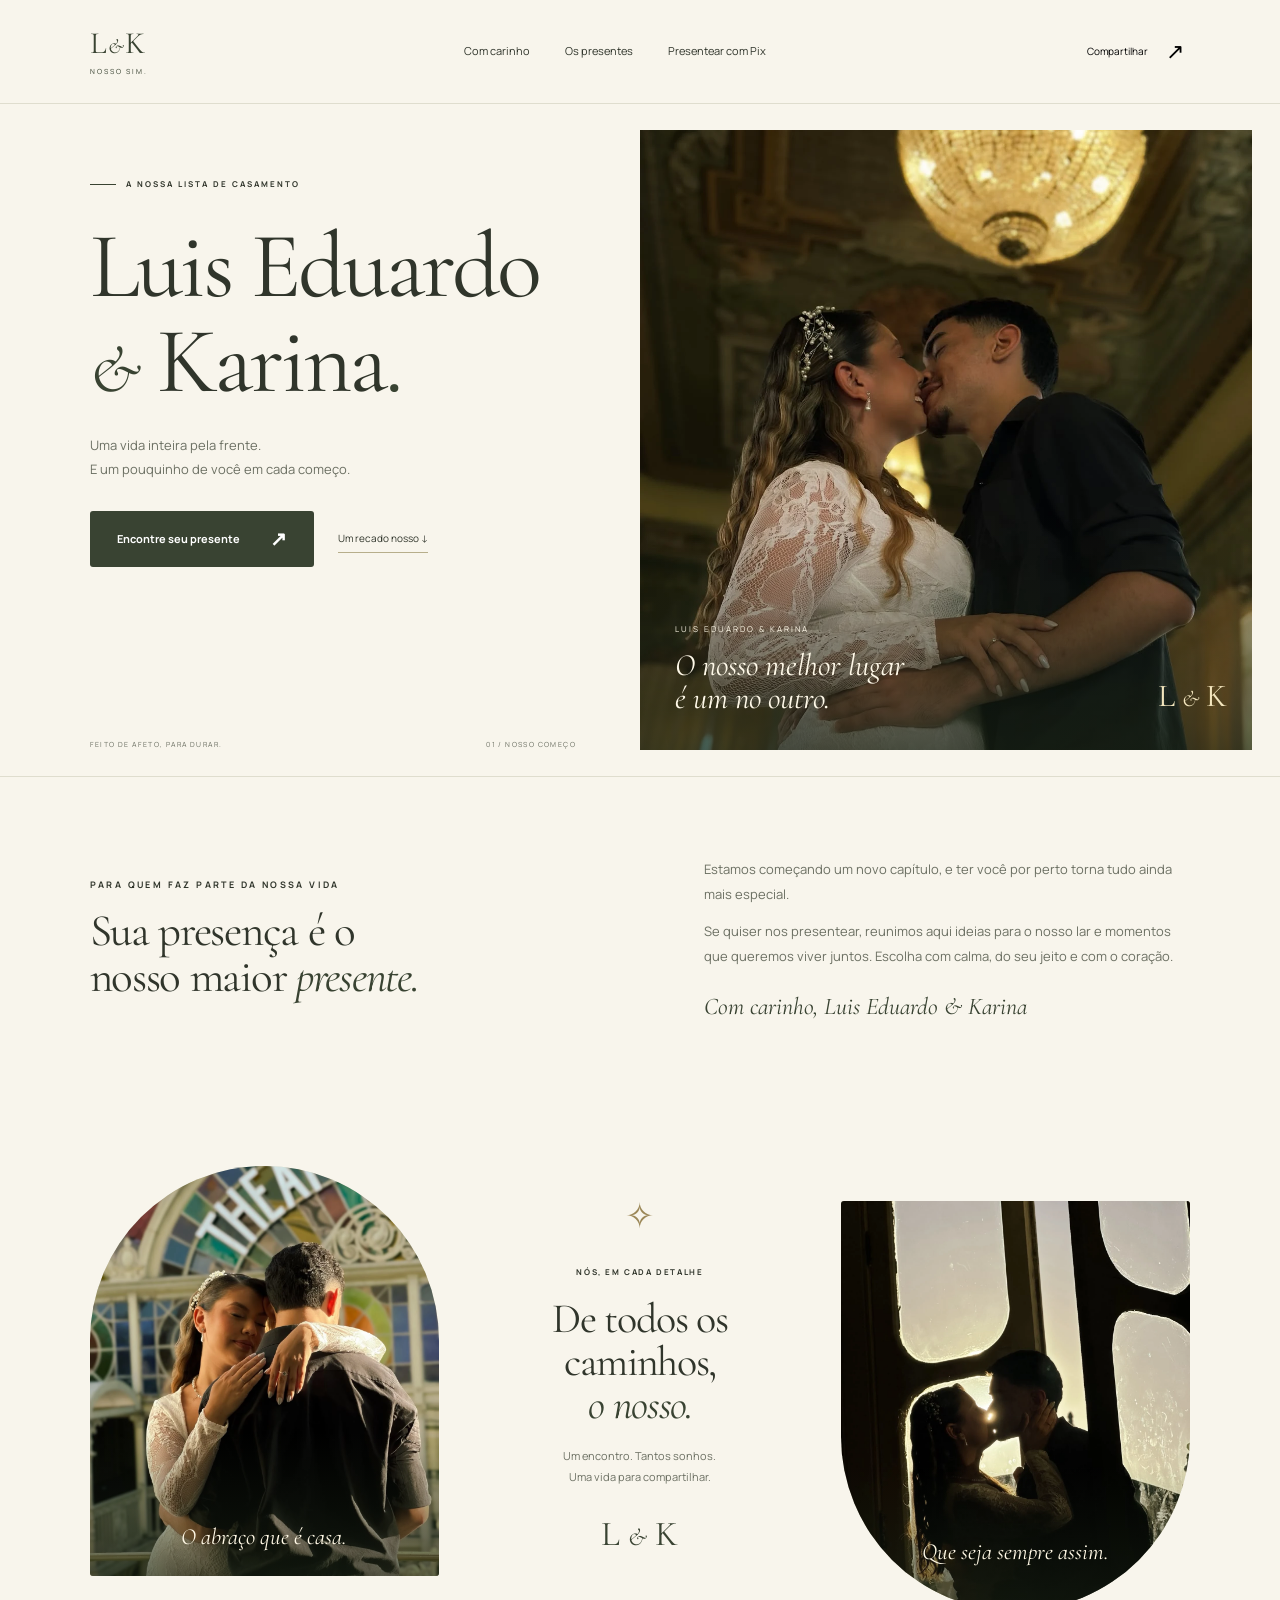
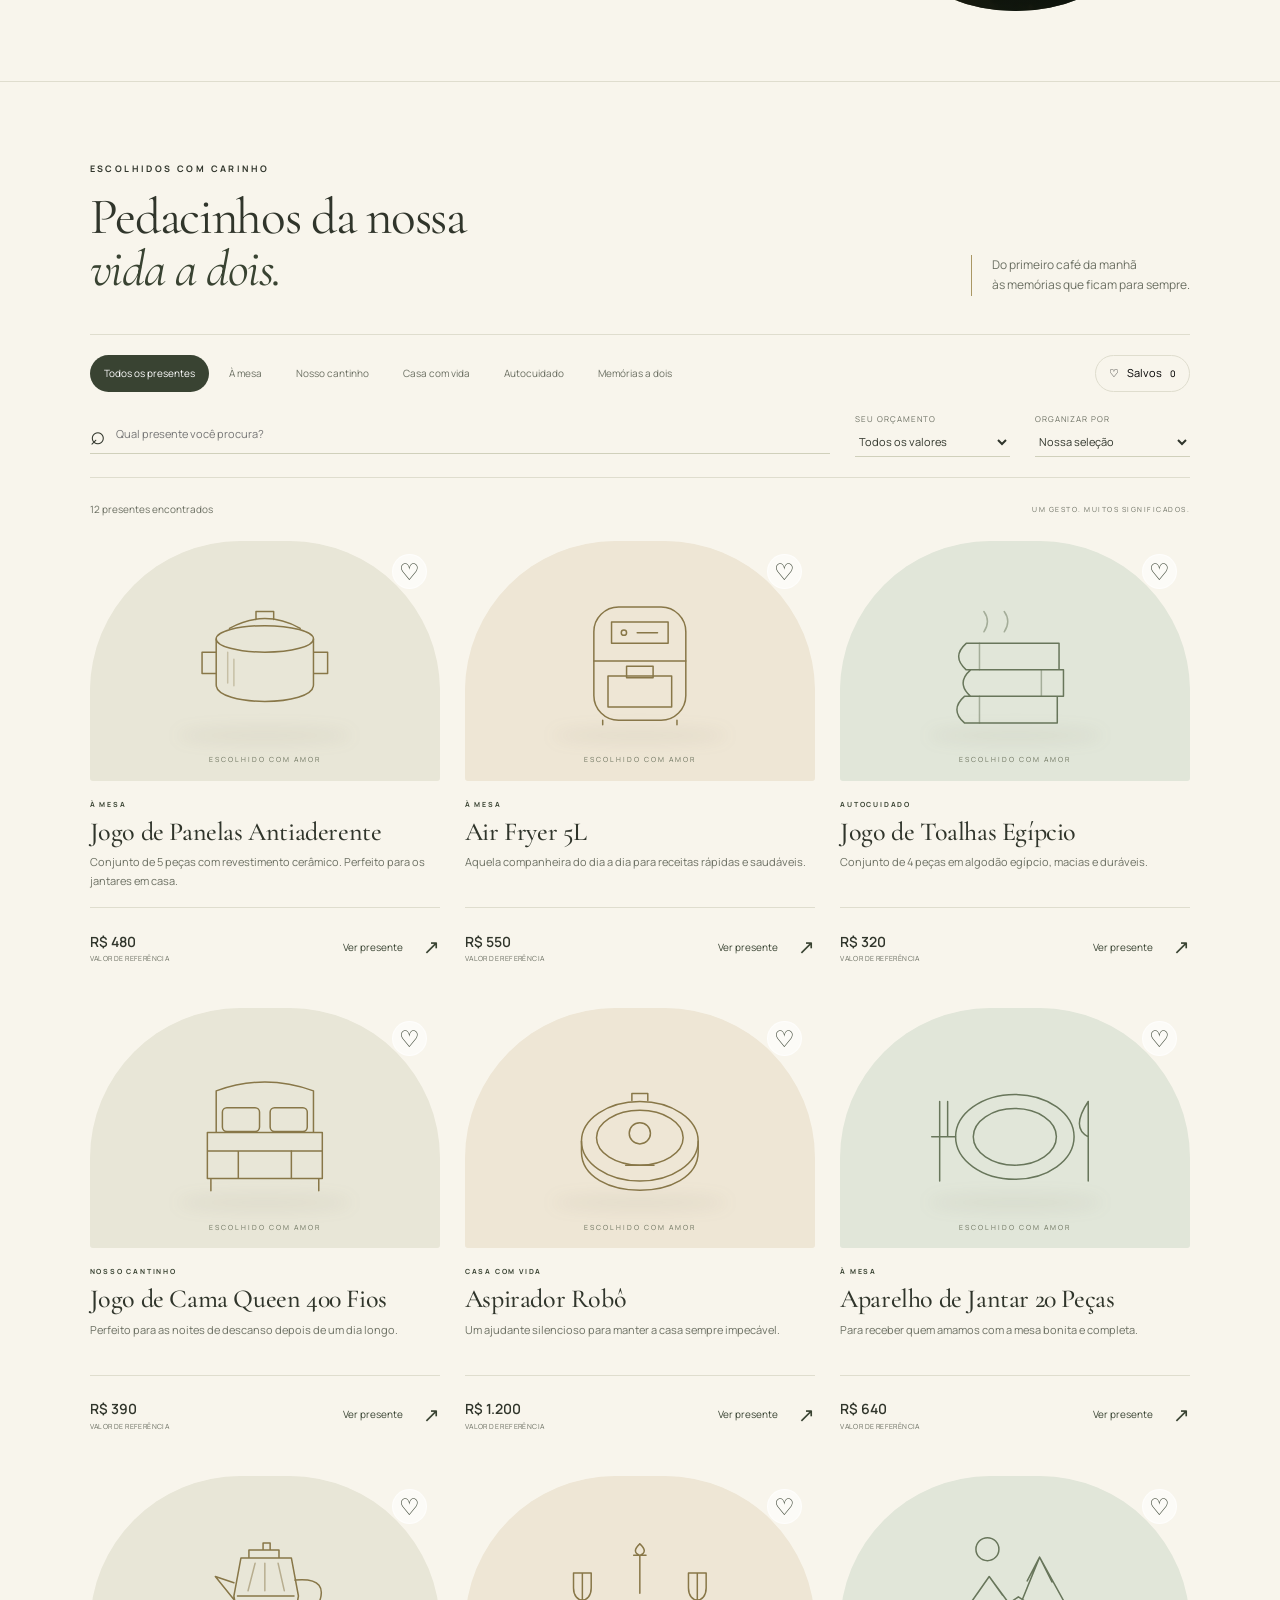
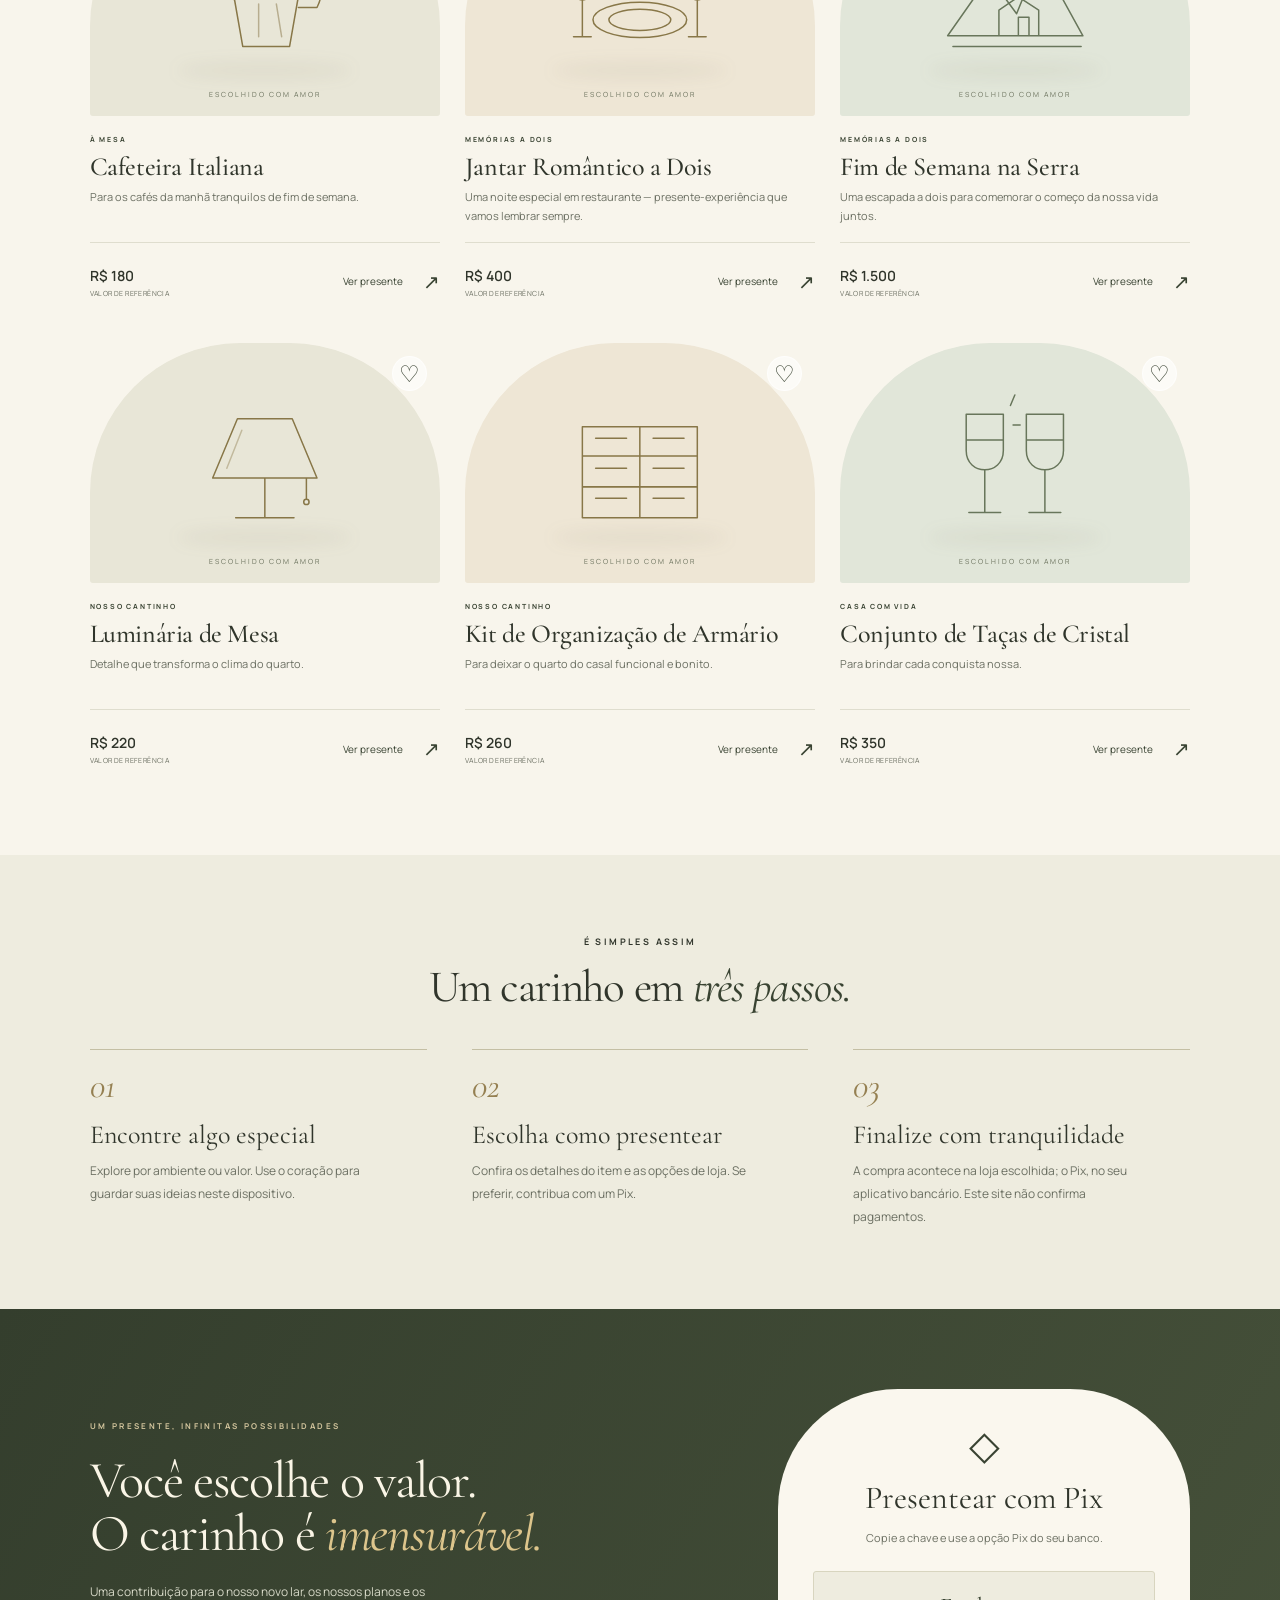
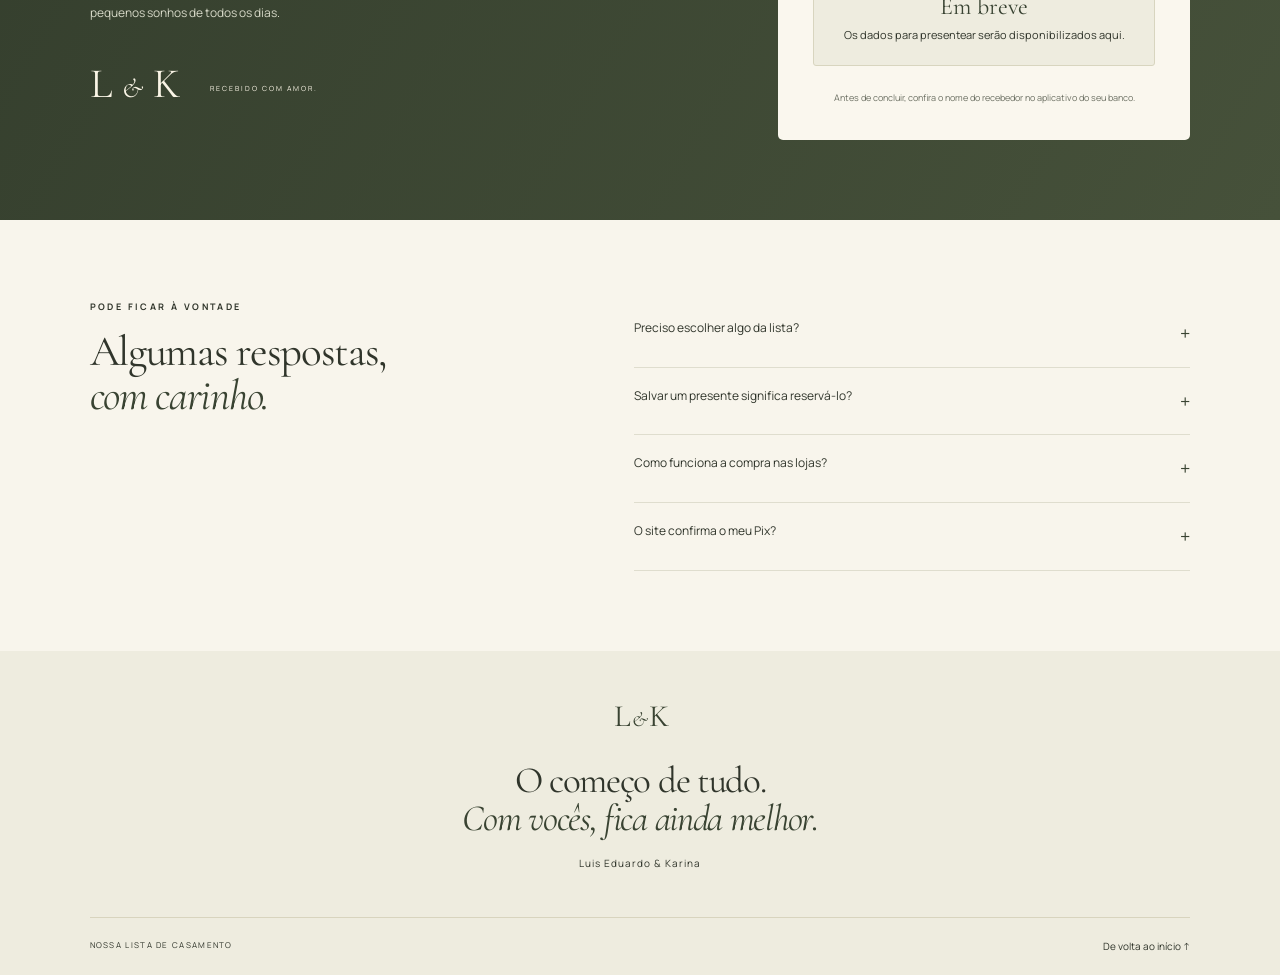
<file: index.html>
<!doctype html><html lang="pt-BR"><head><meta charset="utf-8"><meta name="viewport" content="width=device-width,initial-scale=1"><meta name="theme-color" content="#394332"><meta name="description" content="A lista de presentes de casamento de Luis Eduardo e Karina. Pequenos gestos para uma vida inteira juntos."><title>Luis Eduardo & Karina — Nossa lista de presentes</title><link rel="stylesheet" href="styles.css"><link rel="stylesheet" href="couple.css"></head><body>
<a class="skip" href="#lista">Ir para os presentes</a>
<header class="header"><a href="#inicio" class="brand" aria-label="Luis Eduardo e Karina — início">L<span>&</span>K<small>NOSSO SIM.</small></a><nav aria-label="Navegação principal"><a href="#historia">Com carinho</a><a href="#lista">Os presentes</a><a href="#pix">Presentear com Pix</a></nav><button id="share" class="share">Compartilhar <span>↗</span></button></header>
<main>
<section class="hero" id="inicio"><div class="hero-copy"><p class="eyebrow"><span></span> A NOSSA LISTA DE CASAMENTO</p><h1>Luis Eduardo<br><i>&</i> Karina<span class="period">.</span></h1><p class="hero-description">Uma vida inteira pela frente.<br>E um pouquinho de você em cada começo.</p><div class="hero-actions"><a class="button primary" href="#lista">Encontre seu presente <span>↗</span></a><a class="quiet-link" href="#historia">Um recado nosso ↓</a></div><div class="hero-bottom"><span>FEITO DE AFETO, PARA DURAR.</span><span>01 / NOSSO COMEÇO</span></div></div><div class="hero-art couple-cover"><img src="assets/casal-lustre.webp" alt="Luis Eduardo e Karina juntos sob um lustre dourado" width="1200" height="1600" fetchpriority="high"><div class="couple-caption"><span>LUIS EDUARDO & KARINA</span><p>O nosso melhor lugar<br>é um no outro.</p></div><div class="couple-mark" aria-hidden="true">L <i>&</i> K</div></div></section>
<section class="letter section" id="historia"><div><p class="eyebrow">PARA QUEM FAZ PARTE DA NOSSA VIDA</p><h2>Sua presença é o<br>nosso maior <i>presente.</i></h2></div><div><p>Estamos começando um novo capítulo, e ter você por perto torna tudo ainda mais especial.</p><p>Se quiser nos presentear, reunimos aqui ideias para o nosso lar e momentos que queremos viver juntos. Escolha com calma, do seu jeito e com o coração.</p><span class="signature">Com carinho, Luis Eduardo & Karina</span></div></section>
<section class="couple-story section" aria-label="Retratos de Luis Eduardo e Karina"><figure class="story-photo embrace"><img src="assets/casal-abraco.webp" alt="Karina abraçando Luis Eduardo em frente aos vitrais" width="1200" height="1600" loading="lazy"><figcaption>O abraço que é casa.</figcaption></figure><div class="story-note"><span class="story-star" aria-hidden="true">✧</span><p class="eyebrow">NÓS, EM CADA DETALHE</p><h2>De todos os caminhos,<br><i>o nosso.</i></h2><p>Um encontro. Tantos sonhos.<br>Uma vida para compartilhar.</p><span class="story-initials" aria-hidden="true">L <i>&</i> K</span></div><figure class="story-photo sunlight"><img src="assets/casal-luz.webp" alt="Luis Eduardo e Karina se beijando à luz da janela" width="1200" height="1600" loading="lazy"><figcaption>Que seja sempre assim.</figcaption></figure></section>
<section class="collection section" id="lista"><div class="collection-heading"><div><p class="eyebrow">ESCOLHIDOS COM CARINHO</p><h2>Pedacinhos da nossa<br><i>vida a dois.</i></h2></div><p>Do primeiro café da manhã<br>às memórias que ficam para sempre.</p></div>
<div class="filters-panel"><div class="filter-row"><div class="categories" role="group" aria-label="Categorias dos presentes"><button class="chip active" data-category="todos" aria-pressed="true">Todos os presentes</button><button class="chip" data-category="cozinha" aria-pressed="false">À mesa</button><button class="chip" data-category="quarto" aria-pressed="false">Nosso cantinho</button><button class="chip" data-category="sala" aria-pressed="false">Casa com vida</button><button class="chip" data-category="banheiro" aria-pressed="false">Autocuidado</button><button class="chip" data-category="experiencia" aria-pressed="false">Memórias a dois</button></div><button id="favorites" class="favorites" aria-pressed="false">♡ <span>Salvos</span><b id="saved-count">0</b></button></div><div class="tools-row"><label class="search"><span aria-hidden="true">⌕</span><input id="search" type="search" placeholder="Qual presente você procura?" aria-label="Buscar presentes"></label><label class="select-label">Seu orçamento<select id="budget"><option value="all">Todos os valores</option><option value="300">Até R$ 300</option><option value="600">Até R$ 600</option><option value="1000">Até R$ 1.000</option></select></label><label class="select-label">Organizar por<select id="sort"><option value="original">Nossa seleção</option><option value="asc">Menor valor</option><option value="desc">Maior valor</option></select></label></div></div>
<div class="results-row"><p id="result-count" role="status" aria-live="polite"></p><button id="reset" hidden>Limpar filtros ×</button><span>UM GESTO. MUITOS SIGNIFICADOS.</span></div><div class="gift-grid" id="gifts"></div><div id="empty" class="empty" hidden><span>♡</span><h3>Ainda não encontramos esse presente.</h3><p>Experimente outra busca ou descubra a seleção completa.</p><button class="button primary" id="empty-reset">Ver todos os presentes →</button></div></section>
<section class="how section" id="como"><p class="eyebrow">É SIMPLES ASSIM</p><h2>Um carinho em <i>três passos.</i></h2><div class="steps"><article><span>01</span><h3>Encontre algo especial</h3><p>Explore por ambiente ou valor. Use o coração para guardar suas ideias neste dispositivo.</p></article><article><span>02</span><h3>Escolha como presentear</h3><p>Confira os detalhes do item e as opções de loja. Se preferir, contribua com um Pix.</p></article><article><span>03</span><h3>Finalize com tranquilidade</h3><p>A compra acontece na loja escolhida; o Pix, no seu aplicativo bancário. Este site não confirma pagamentos.</p></article></div></section>
<section class="pix-section section" id="pix"><div class="pix-copy"><p class="eyebrow">UM PRESENTE, INFINITAS POSSIBILIDADES</p><h2>Você escolhe o valor.<br>O carinho é <i>imensurável.</i></h2><p>Uma contribuição para o nosso novo lar, os nossos planos e os pequenos sonhos de todos os dias.</p><div class="pix-signature">L <i>&</i> K <span>RECEBIDO COM AMOR.</span></div></div><div class="pix-card"><span class="pix-symbol" aria-hidden="true">◇</span><h3>Presentear com Pix</h3><p>Copie a chave e use a opção Pix do seu banco.</p><div class="pix-pending" id="pix-pending"><b>Em breve</b><span>Os dados para presentear serão disponibilizados aqui.</span></div><div id="pix-ready" hidden><label>Chave Pix</label><div id="pix-key"></div><small id="pix-recipient"></small><button id="copy-pix" class="button primary">Copiar chave Pix <span>⧉</span></button></div><small class="pix-note">Antes de concluir, confira o nome do recebedor no aplicativo do seu banco.</small></div></section>
<section class="faq section"><div><p class="eyebrow">PODE FICAR À VONTADE</p><h2>Algumas respostas,<br><i>com carinho.</i></h2></div><div><details><summary>Preciso escolher algo da lista?</summary><p>Não. Sua presença e seu carinho já significam muito. A lista é apenas uma forma de compartilhar ideias com quem deseja presentear.</p></details><details><summary>Salvar um presente significa reservá-lo?</summary><p>Não. O coração apenas guarda seus favoritos neste navegador. Ele não reserva o item nem informa ao casal que você comprou.</p></details><details><summary>Como funciona a compra nas lojas?</summary><p>Quando o link estiver disponível, você será direcionado ao site da loja. Confira o preço, o frete e combine a entrega com o casal antes de finalizar.</p></details><details><summary>O site confirma o meu Pix?</summary><p>Não. Copiar a chave não realiza uma transferência. O pagamento e seu comprovante ficam no aplicativo do seu banco.</p></details></div></section>
</main><footer><a class="brand" href="#inicio">L<span>&</span>K</a><h2>O começo de tudo.<br><i>Com vocês, fica ainda melhor.</i></h2><p>Luis Eduardo & Karina</p><div><span>NOSSA LISTA DE CASAMENTO</span><a href="#inicio">De volta ao início ↑</a></div></footer><div id="toast" class="toast" role="status" aria-live="polite"></div>
<dialog id="gift-dialog" aria-labelledby="gift-title"><button class="dialog-close" aria-label="Fechar detalhes">×</button><div id="dialog-art" class="dialog-art"></div><div class="dialog-content"><p id="dialog-category" class="eyebrow"></p><h2 id="gift-title"></h2><p id="dialog-description"></p><div class="dialog-price" id="dialog-price"></div><p class="price-note">Valor de referência da lista. Confira o preço e a entrega na loja.</p><div id="dialog-links"></div><a href="#pix" class="dialog-pix">Prefiro contribuir com Pix →</a></div></dialog>
<script src="config.js"></script><script src="gifts.js"></script><script src="app.js"></script></body></html>
</file>
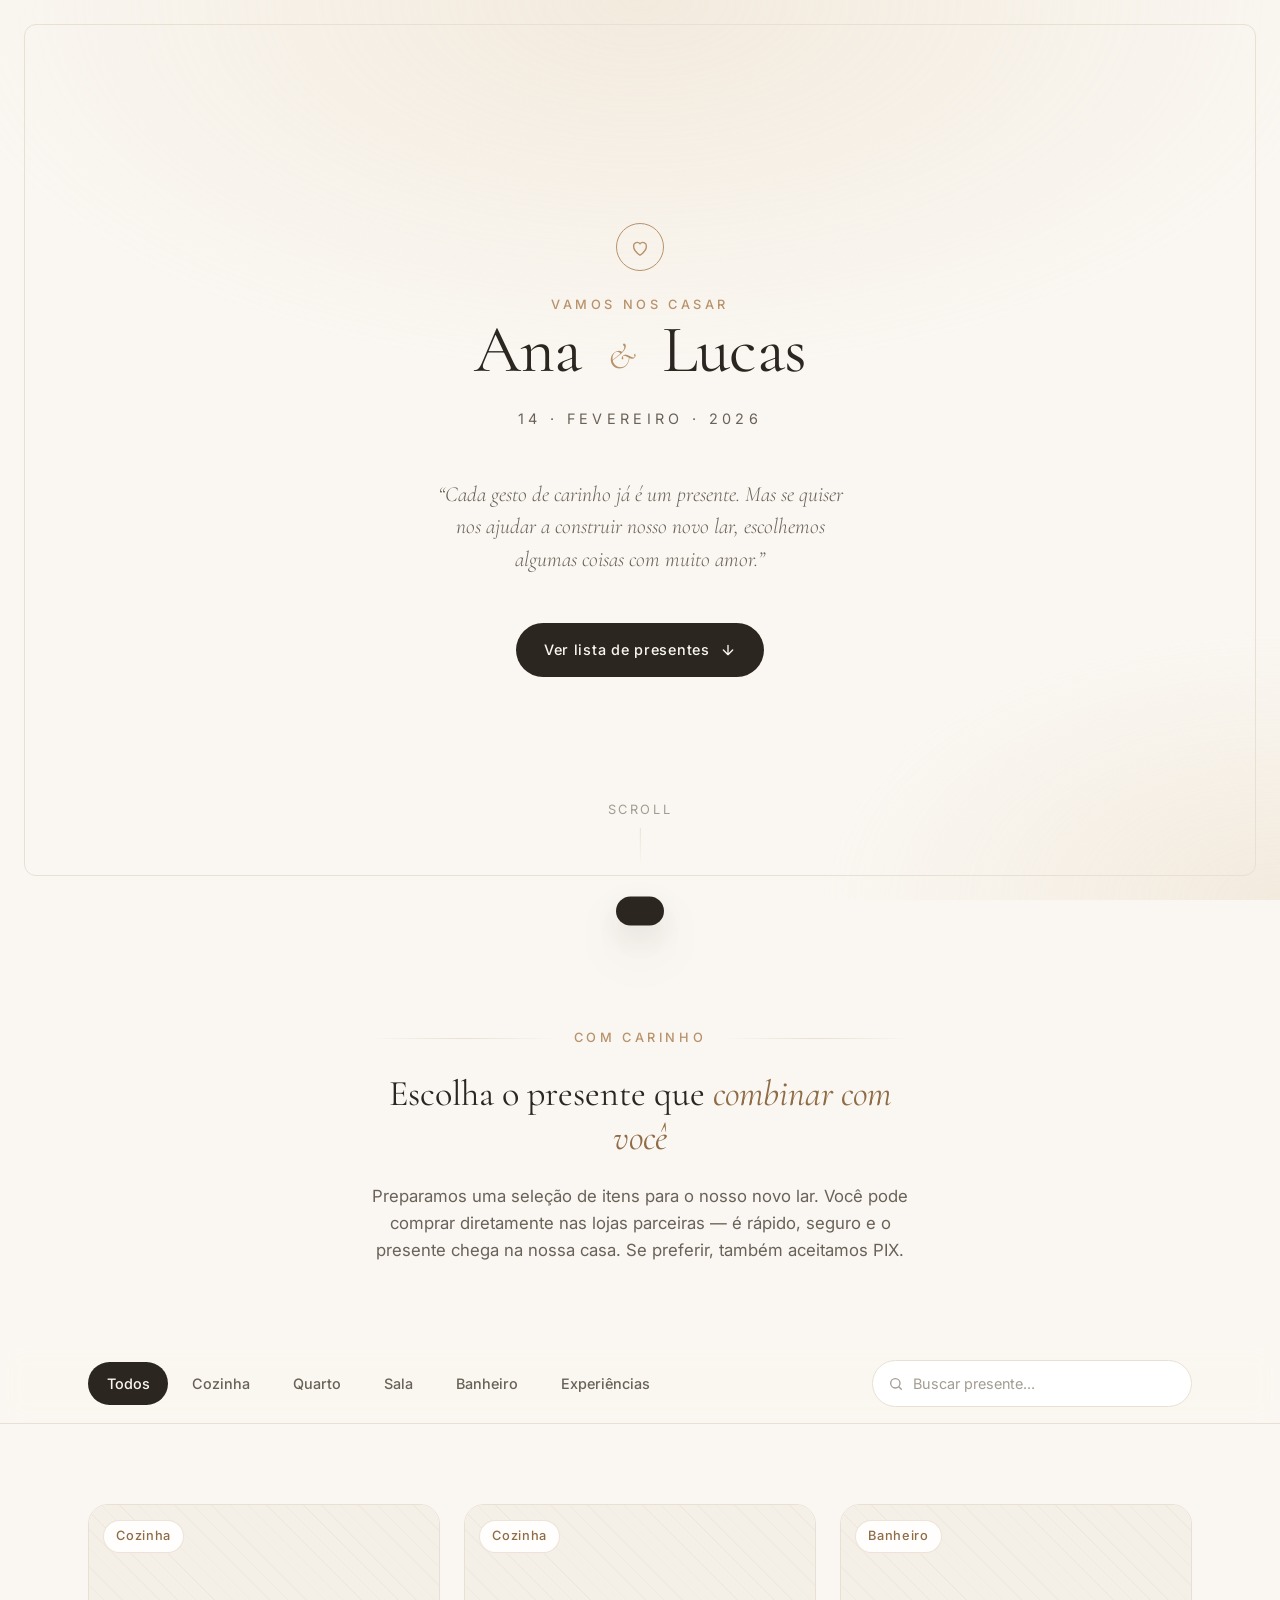
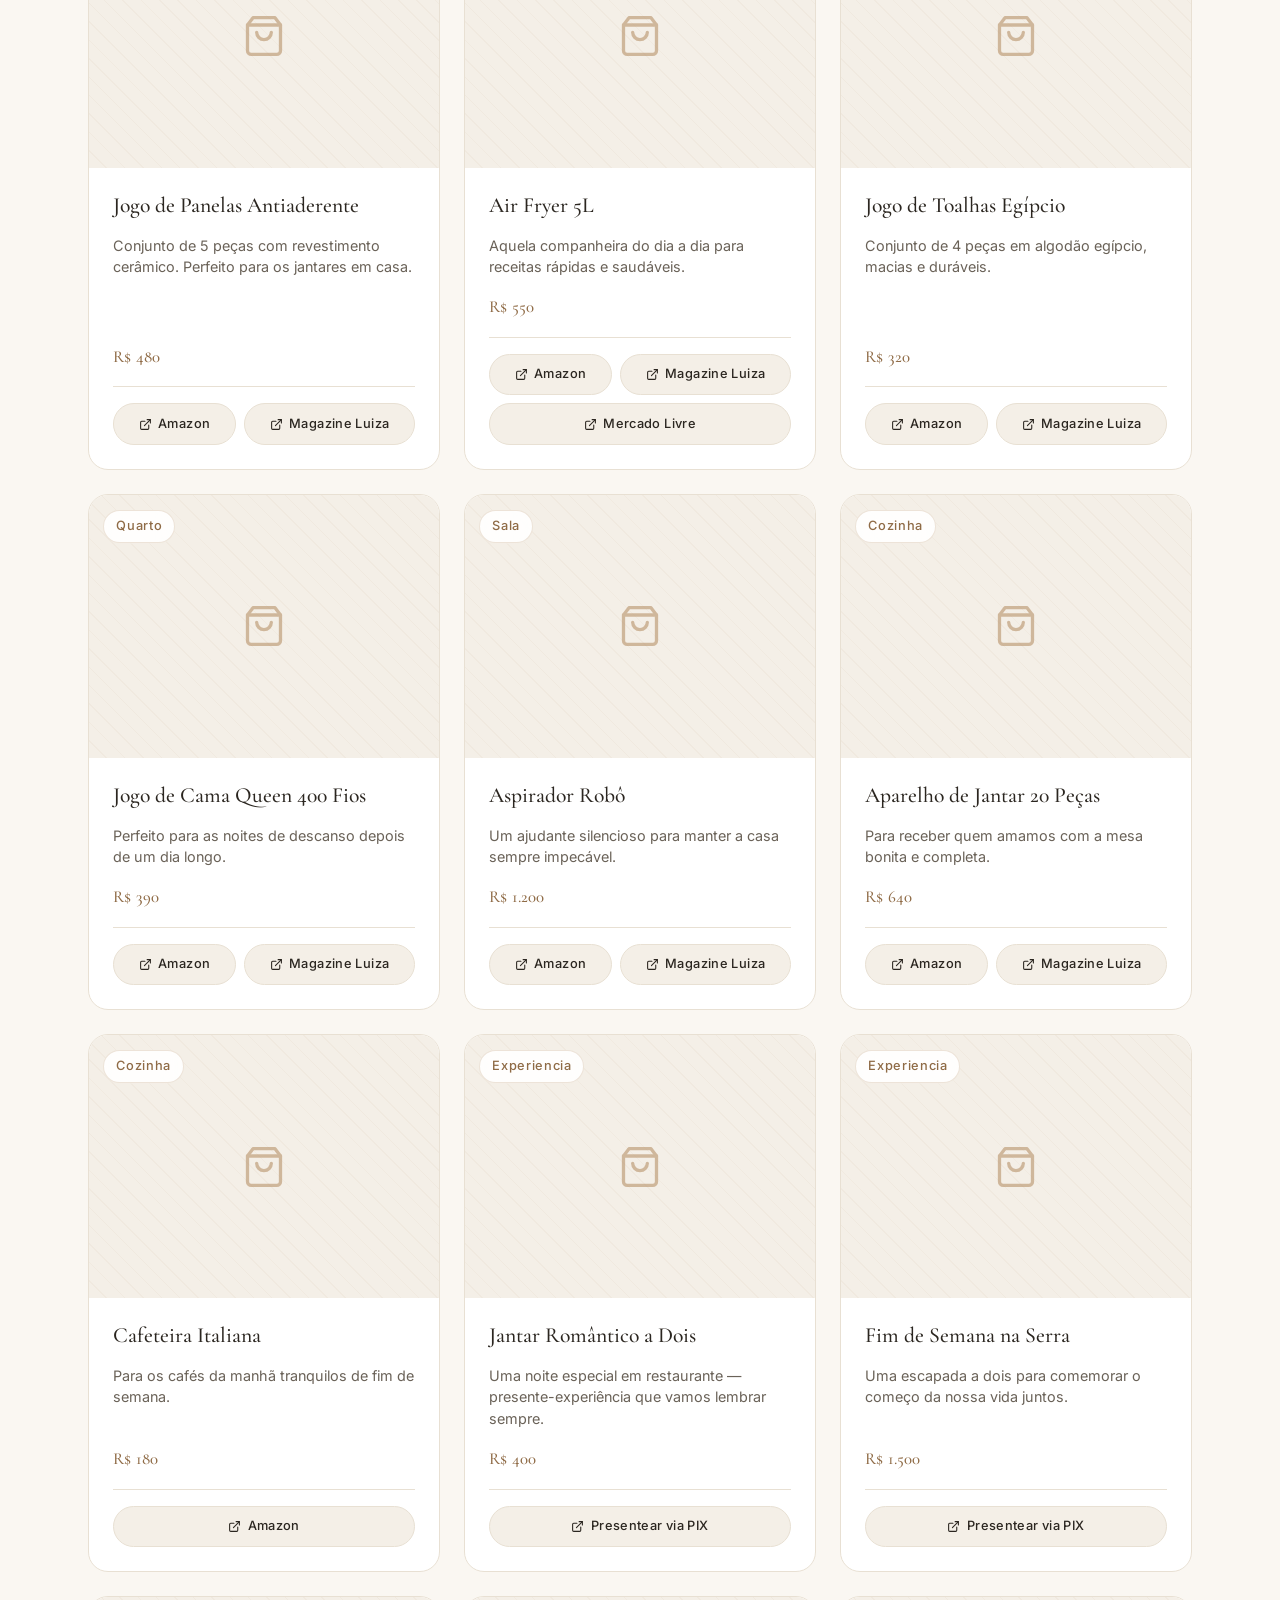
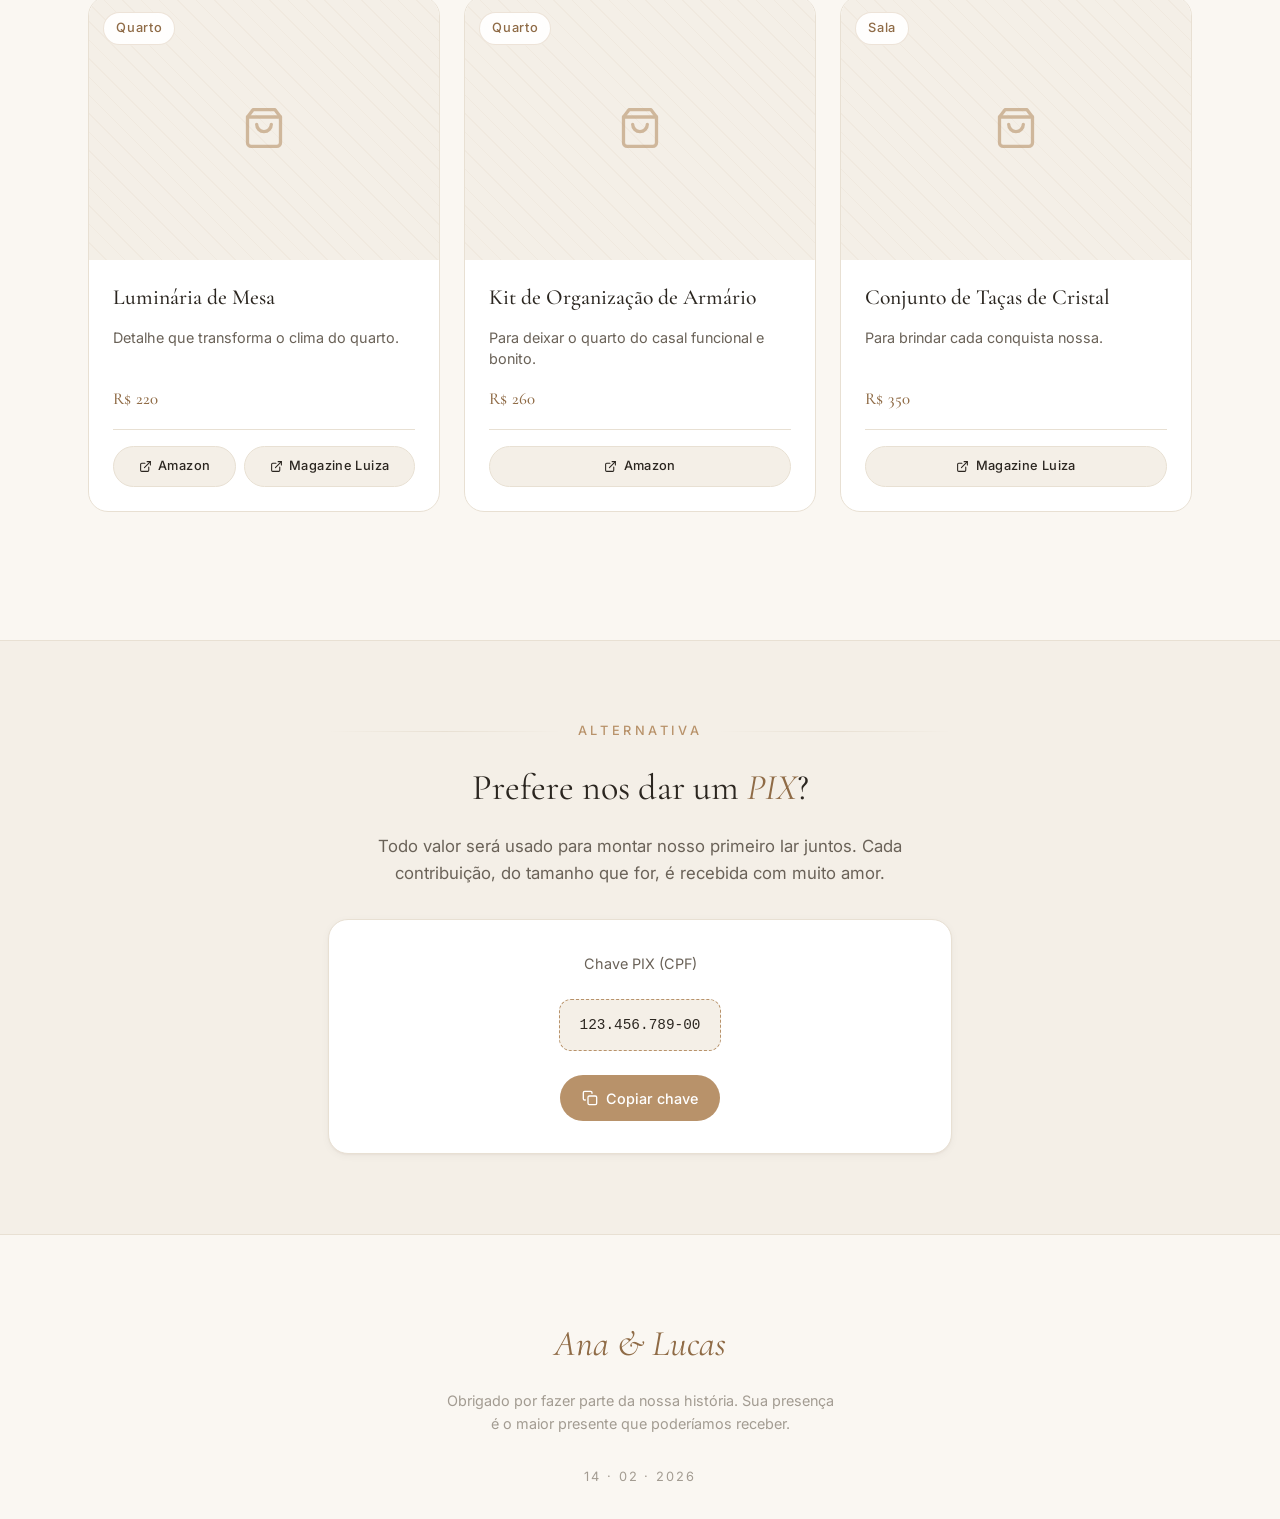
<file: index (2).html>
<!DOCTYPE html>
<html lang="pt-BR">
<head>
<meta charset="UTF-8" />
<meta name="viewport" content="width=device-width, initial-scale=1.0" />
<title>Lista de Presentes — Ana & Lucas</title>

<link rel="preconnect" href="https://fonts.googleapis.com">
<link rel="preconnect" href="https://fonts.gstatic.com" crossorigin>
<link href="https://fonts.googleapis.com/css2?family=Cormorant+Garamond:ital,wght@0,300;0,400;0,500;0,600;1,300;1,400&family=Inter:wght@300;400;500;600&display=swap" rel="stylesheet">

<style>
/* =============================================================
   🎨 VARIÁVEIS GLOBAIS — edite aqui para personalizar o tema
   ============================================================= */
:root {
  /* Cores */
  --c-bg:          #faf7f2;
  --c-surface:     #ffffff;
  --c-surface-2:   #f4efe7;
  --c-ink:         #2b2620;
  --c-ink-soft:    #6a6258;
  --c-ink-muted:   #a39c92;
  --c-line:        #e8e0d3;
  --c-accent:      #b8926a;
  --c-accent-2:    #8f6b46;
  --c-accent-soft: #f0e5d5;
  --c-success:     #5a7a5c;

  /* Tipografia */
  --f-display: "Cormorant Garamond", Georgia, serif;
  --f-sans:    "Inter", -apple-system, BlinkMacSystemFont, "Segoe UI", sans-serif;

  /* Escala fluida */
  --fs-xs:  clamp(.72rem, .68rem + .2vw, .8rem);
  --fs-sm:  clamp(.82rem, .78rem + .2vw, .9rem);
  --fs-md:  clamp(.95rem, .9rem + .25vw, 1.05rem);
  --fs-lg:  clamp(1.15rem, 1.05rem + .4vw, 1.35rem);
  --fs-xl:  clamp(1.6rem, 1.3rem + 1.2vw, 2.4rem);
  --fs-2xl: clamp(2.4rem, 1.8rem + 3vw, 4.5rem);

  /* Espaçamento */
  --sp-1: .5rem;
  --sp-2: 1rem;
  --sp-3: 1.5rem;
  --sp-4: 2rem;
  --sp-5: 3rem;
  --sp-6: 5rem;
  --sp-7: 8rem;

  /* Formas */
  --r-sm: 6px;
  --r-md: 12px;
  --r-lg: 20px;
  --r-pill: 999px;

  /* Sombras */
  --sh-sm: 0 1px 2px rgba(43, 38, 32, .04), 0 2px 8px rgba(43, 38, 32, .04);
  --sh-md: 0 4px 12px rgba(43, 38, 32, .06), 0 12px 32px rgba(43, 38, 32, .06);
  --sh-lg: 0 12px 32px rgba(43, 38, 32, .10), 0 24px 60px rgba(43, 38, 32, .08);

  /* Layout */
  --max-w: 1200px;
  --gutter: clamp(1.25rem, 4vw, 3rem);

  /* Transições */
  --ease: cubic-bezier(.22, 1, .36, 1);
  --ease-out: cubic-bezier(.16, 1, .3, 1);
}

/* 🌗 TEMA ESCURO (adicione data-theme="dark" na tag html) */
[data-theme="dark"] {
  --c-bg:        #17140f;
  --c-surface:   #211d17;
  --c-surface-2: #2b2620;
  --c-ink:       #f4efe7;
  --c-ink-soft:  #b8afa3;
  --c-ink-muted: #7a7268;
  --c-line:      #35302a;
  --c-accent:    #d4ab7f;
  --c-accent-2:  #e6c39b;
  --c-accent-soft: #33291f;
  --sh-lg: 0 12px 32px rgba(0,0,0,.4), 0 24px 60px rgba(0,0,0,.3);
}

/* RESET */
*, *::before, *::after { box-sizing: border-box; }
* { margin: 0; }
html { scroll-behavior: smooth; -webkit-text-size-adjust: 100%; }
body {
  font-family: var(--f-sans);
  font-size: var(--fs-md);
  line-height: 1.6;
  color: var(--c-ink);
  background: var(--c-bg);
  -webkit-font-smoothing: antialiased;
  text-rendering: optimizeLegibility;
  overflow-x: hidden;
}
img, svg { display: block; max-width: 100%; }
button { font: inherit; cursor: pointer; border: none; background: none; color: inherit; }
a { color: inherit; text-decoration: none; }
ul { list-style: none; padding: 0; }

/* UTILITÁRIOS */
.container {
  width: 100%;
  max-width: var(--max-w);
  margin-inline: auto;
  padding-inline: var(--gutter);
}
.eyebrow {
  font-family: var(--f-sans);
  font-size: var(--fs-xs);
  font-weight: 500;
  letter-spacing: .28em;
  text-transform: uppercase;
  color: var(--c-accent);
}
.divider {
  display: flex;
  align-items: center;
  gap: var(--sp-2);
  color: var(--c-accent);
}
.divider::before, .divider::after {
  content: "";
  flex: 1;
  height: 1px;
  background: linear-gradient(to right, transparent, var(--c-line), transparent);
}

/* HERO */
.hero {
  position: relative;
  min-height: 100svh;
  display: grid;
  place-items: center;
  padding: var(--sp-6) var(--gutter);
  overflow: hidden;
  background: var(--c-bg);
}
.hero::before {
  content: "";
  position: absolute;
  inset: 0;
  background:
    radial-gradient(ellipse 80% 60% at 50% 0%, var(--c-accent-soft), transparent 70%),
    radial-gradient(ellipse 60% 50% at 100% 100%, var(--c-accent-soft), transparent 60%);
  opacity: .7;
  pointer-events: none;
}
.hero::after {
  content: "";
  position: absolute;
  inset: var(--sp-3);
  border: 1px solid var(--c-line);
  border-radius: var(--r-md);
  pointer-events: none;
}
.hero__inner {
  position: relative;
  z-index: 1;
  text-align: center;
  max-width: 720px;
  animation: fadeUp 1.2s var(--ease-out) both;
}
.hero__mark {
  display: inline-flex;
  align-items: center;
  justify-content: center;
  width: 48px;
  height: 48px;
  margin: 0 auto var(--sp-3);
  border: 1px solid var(--c-accent);
  border-radius: 50%;
  color: var(--c-accent);
}
.hero__mark svg { width: 22px; height: 22px; }
.hero__names {
  font-family: var(--f-display);
  font-weight: 400;
  font-size: var(--fs-2xl);
  line-height: 1;
  letter-spacing: -.01em;
  color: var(--c-ink);
  margin-bottom: var(--sp-3);
}
.hero__names em {
  font-style: italic;
  color: var(--c-accent-2);
  font-weight: 300;
  display: inline-block;
  margin: 0 .15em;
}
.hero__amp {
  font-family: var(--f-display);
  font-style: italic;
  font-weight: 300;
  color: var(--c-accent);
  font-size: .55em;
  vertical-align: middle;
  margin: 0 .3em;
}
.hero__meta {
  font-family: var(--f-sans);
  font-size: var(--fs-sm);
  letter-spacing: .3em;
  text-transform: uppercase;
  color: var(--c-ink-soft);
  margin-bottom: var(--sp-5);
}
.hero__text {
  font-family: var(--f-display);
  font-size: var(--fs-lg);
  font-style: italic;
  font-weight: 300;
  line-height: 1.5;
  color: var(--c-ink-soft);
  max-width: 46ch;
  margin: 0 auto var(--sp-5);
}
.hero__cta {
  display: inline-flex;
  align-items: center;
  gap: .65rem;
  padding: .95rem 1.75rem;
  background: var(--c-ink);
  color: var(--c-bg);
  border-radius: var(--r-pill);
  font-size: var(--fs-sm);
  font-weight: 500;
  letter-spacing: .05em;
  transition: all .35s var(--ease);
}
.hero__cta:hover {
  background: var(--c-accent-2);
  transform: translateY(-2px);
  box-shadow: var(--sh-md);
}
.hero__cta svg { width: 16px; height: 16px; transition: transform .35s var(--ease); }
.hero__cta:hover svg { transform: translateY(3px); }
.hero__scroll {
  position: absolute;
  bottom: var(--sp-4);
  left: 50%;
  transform: translateX(-50%);
  font-size: var(--fs-xs);
  letter-spacing: .2em;
  text-transform: uppercase;
  color: var(--c-ink-muted);
  display: flex;
  flex-direction: column;
  align-items: center;
  gap: var(--sp-1);
}
.hero__scroll::after {
  content: "";
  width: 1px;
  height: 40px;
  background: linear-gradient(to bottom, var(--c-line), transparent);
  animation: scrollLine 2.4s var(--ease) infinite;
}
@keyframes scrollLine {
  0%   { transform: scaleY(0); transform-origin: top; }
  50%  { transform: scaleY(1); transform-origin: top; }
  51%  { transform-origin: bottom; }
  100% { transform: scaleY(0); transform-origin: bottom; }
}

/* INTRO */
.intro {
  padding: var(--sp-7) 0 var(--sp-6);
  text-align: center;
}
.intro__inner { max-width: 640px; margin: 0 auto; }
.intro__title {
  font-family: var(--f-display);
  font-weight: 400;
  font-size: var(--fs-xl);
  line-height: 1.2;
  margin: var(--sp-3) 0 var(--sp-3);
  color: var(--c-ink);
}
.intro__title em { font-style: italic; color: var(--c-accent-2); }
.intro__text {
  color: var(--c-ink-soft);
  font-size: var(--fs-md);
  max-width: 52ch;
  margin: 0 auto;
}

/* TOOLBAR */
.toolbar {
  position: sticky;
  top: 0;
  z-index: 20;
  background: color-mix(in oklab, var(--c-bg) 88%, transparent);
  backdrop-filter: saturate(180%) blur(14px);
  -webkit-backdrop-filter: saturate(180%) blur(14px);
  border-bottom: 1px solid var(--c-line);
  padding: var(--sp-2) 0;
}
.toolbar__inner {
  display: flex;
  align-items: center;
  gap: var(--sp-2);
  justify-content: space-between;
  flex-wrap: wrap;
}
.filters { display: flex; gap: .35rem; flex-wrap: wrap; }
.filter {
  padding: .55rem 1.1rem;
  font-size: var(--fs-sm);
  font-weight: 500;
  color: var(--c-ink-soft);
  border-radius: var(--r-pill);
  border: 1px solid transparent;
  transition: all .25s var(--ease);
  white-space: nowrap;
}
.filter:hover { color: var(--c-ink); background: var(--c-surface-2); }
.filter[aria-pressed="true"] { background: var(--c-ink); color: var(--c-bg); }

.search {
  position: relative;
  flex: 1;
  min-width: 200px;
  max-width: 320px;
}
.search svg {
  position: absolute;
  left: 1rem;
  top: 50%;
  transform: translateY(-50%);
  width: 16px;
  height: 16px;
  color: var(--c-ink-muted);
  pointer-events: none;
}
.search input {
  width: 100%;
  padding: .7rem 1rem .7rem 2.5rem;
  font: inherit;
  font-size: var(--fs-sm);
  color: var(--c-ink);
  background: var(--c-surface);
  border: 1px solid var(--c-line);
  border-radius: var(--r-pill);
  transition: all .25s var(--ease);
}
.search input::placeholder { color: var(--c-ink-muted); }
.search input:focus {
  outline: none;
  border-color: var(--c-accent);
  box-shadow: 0 0 0 4px color-mix(in oklab, var(--c-accent) 18%, transparent);
}

/* GRID DE PRESENTES */
.gifts { padding: var(--sp-6) 0 var(--sp-7); }
.gifts__grid {
  display: grid;
  grid-template-columns: repeat(auto-fill, minmax(280px, 1fr));
  gap: var(--sp-3);
}

/* CARD */
.card {
  position: relative;
  display: flex;
  flex-direction: column;
  background: var(--c-surface);
  border: 1px solid var(--c-line);
  border-radius: var(--r-lg);
  overflow: hidden;
  transition: transform .5s var(--ease), box-shadow .5s var(--ease), border-color .3s;
  animation: fadeUp .7s var(--ease-out) both;
}
.card:hover {
  transform: translateY(-6px);
  box-shadow: var(--sh-lg);
  border-color: color-mix(in oklab, var(--c-accent) 35%, var(--c-line));
}
.card__media {
  position: relative;
  aspect-ratio: 4 / 3;
  background: var(--c-surface-2);
  overflow: hidden;
  display: grid;
  place-items: center;
}
.card__media img {
  width: 100%;
  height: 100%;
  object-fit: cover;
  transition: transform .8s var(--ease);
}
.card:hover .card__media img { transform: scale(1.05); }
.card__placeholder {
  width: 100%;
  height: 100%;
  display: grid;
  place-items: center;
  color: var(--c-accent);
  background:
    repeating-linear-gradient(45deg, transparent 0 12px, color-mix(in oklab, var(--c-accent) 6%, transparent) 12px 13px),
    var(--c-surface-2);
}
.card__placeholder svg { width: 44px; height: 44px; opacity: .6; }
.card__badge {
  position: absolute;
  top: .9rem;
  left: .9rem;
  padding: .35rem .75rem;
  font-size: var(--fs-xs);
  font-weight: 500;
  letter-spacing: .05em;
  background: color-mix(in oklab, var(--c-surface) 92%, transparent);
  backdrop-filter: blur(8px);
  color: var(--c-accent-2);
  border-radius: var(--r-pill);
  border: 1px solid color-mix(in oklab, var(--c-accent) 25%, transparent);
}
.card__body {
  padding: var(--sp-3);
  display: flex;
  flex-direction: column;
  gap: var(--sp-2);
  flex: 1;
}
.card__title {
  font-family: var(--f-display);
  font-size: var(--fs-lg);
  font-weight: 500;
  line-height: 1.25;
  color: var(--c-ink);
}
.card__desc {
  font-size: var(--fs-sm);
  color: var(--c-ink-soft);
  line-height: 1.5;
  flex: 1;
}
.card__price {
  font-family: var(--f-display);
  font-size: var(--fs-md);
  font-weight: 500;
  color: var(--c-accent-2);
  letter-spacing: .01em;
}
.card__actions {
  display: flex;
  flex-wrap: wrap;
  gap: .5rem;
  padding-top: var(--sp-2);
  border-top: 1px solid var(--c-line);
  margin-top: auto;
}
.store-btn {
  flex: 1 1 auto;
  min-width: 0;
  display: inline-flex;
  align-items: center;
  justify-content: center;
  gap: .4rem;
  padding: .6rem .9rem;
  font-size: var(--fs-xs);
  font-weight: 500;
  letter-spacing: .03em;
  color: var(--c-ink);
  background: var(--c-surface-2);
  border: 1px solid var(--c-line);
  border-radius: var(--r-pill);
  transition: all .25s var(--ease);
  white-space: nowrap;
}
.store-btn:hover {
  background: var(--c-ink);
  color: var(--c-bg);
  border-color: var(--c-ink);
  transform: translateY(-1px);
}
.store-btn svg { width: 13px; height: 13px; flex-shrink: 0; }

.empty {
  grid-column: 1 / -1;
  text-align: center;
  padding: var(--sp-7) var(--sp-3);
  color: var(--c-ink-muted);
}
.empty svg { width: 48px; height: 48px; margin: 0 auto var(--sp-3); opacity: .5; }
.empty p { font-family: var(--f-display); font-size: var(--fs-lg); font-style: italic; }

/* PIX */
.pix {
  padding: var(--sp-6) 0;
  background: var(--c-surface-2);
  border-top: 1px solid var(--c-line);
  border-bottom: 1px solid var(--c-line);
}
.pix__inner { max-width: 720px; margin: 0 auto; text-align: center; }
.pix__card {
  margin-top: var(--sp-4);
  padding: var(--sp-4);
  background: var(--c-surface);
  border: 1px solid var(--c-line);
  border-radius: var(--r-lg);
  display: flex;
  flex-direction: column;
  align-items: center;
  gap: var(--sp-3);
  box-shadow: var(--sh-sm);
}
.pix__key {
  display: flex;
  align-items: center;
  gap: var(--sp-2);
  padding: .85rem 1.25rem;
  background: var(--c-surface-2);
  border: 1px dashed var(--c-accent);
  border-radius: var(--r-md);
  font-family: "SFMono-Regular", Consolas, monospace;
  font-size: var(--fs-sm);
  color: var(--c-ink);
  word-break: break-all;
  max-width: 100%;
}
.pix__copy {
  display: inline-flex;
  align-items: center;
  gap: .5rem;
  padding: .7rem 1.4rem;
  background: var(--c-accent);
  color: #fff;
  border-radius: var(--r-pill);
  font-size: var(--fs-sm);
  font-weight: 500;
  transition: all .25s var(--ease);
}
.pix__copy:hover { background: var(--c-accent-2); transform: translateY(-2px); }
.pix__copy.copied { background: var(--c-success); }

/* FOOTER */
.footer { padding: var(--sp-6) 0 var(--sp-4); text-align: center; }
.footer__names {
  font-family: var(--f-display);
  font-style: italic;
  font-size: var(--fs-xl);
  color: var(--c-accent-2);
  margin-bottom: var(--sp-2);
}
.footer__text {
  font-size: var(--fs-sm);
  color: var(--c-ink-muted);
  max-width: 44ch;
  margin: 0 auto var(--sp-4);
}
.footer__sig {
  font-size: var(--fs-xs);
  color: var(--c-ink-muted);
  letter-spacing: .15em;
  text-transform: uppercase;
}

/* TOAST */
.toast {
  position: fixed;
  bottom: 2rem;
  left: 50%;
  transform: translate(-50%, 200%);
  padding: .9rem 1.5rem;
  background: var(--c-ink);
  color: var(--c-bg);
  border-radius: var(--r-pill);
  font-size: var(--fs-sm);
  font-weight: 500;
  box-shadow: var(--sh-lg);
  z-index: 100;
  transition: transform .5s var(--ease-out);
  display: flex;
  align-items: center;
  gap: .5rem;
}
.toast.show { transform: translate(-50%, 0); }

@keyframes fadeUp {
  from { opacity: 0; transform: translateY(24px); }
  to   { opacity: 1; transform: translateY(0); }
}
.card { animation-delay: calc(var(--i, 0) * 60ms); }

.reveal {
  opacity: 0;
  transform: translateY(28px);
  transition: opacity .8s var(--ease-out), transform .8s var(--ease-out);
}
.reveal.is-visible { opacity: 1; transform: none; }

@media (max-width: 640px) {
  .hero::after { inset: var(--sp-2); }
  .toolbar__inner { flex-direction: column; align-items: stretch; }
  .search { max-width: none; }
  .gifts__grid { grid-template-columns: 1fr; }
}

@media (prefers-reduced-motion: reduce) {
  *, *::before, *::after {
    animation-duration: .01ms !important;
    animation-iteration-count: 1 !important;
    transition-duration: .01ms !important;
  }
  html { scroll-behavior: auto; }
}
</style>
</head>

<body>

<header class="hero">
  <div class="hero__inner">
    <div class="hero__mark" aria-hidden="true">
      <svg viewBox="0 0 24 24" fill="none" stroke="currentColor" stroke-width="1.5">
        <path d="M12 21s-7-4.5-7-10a4 4 0 0 1 7-2.6A4 4 0 0 1 19 11c0 5.5-7 10-7 10z"/>
      </svg>
    </div>

    <p class="eyebrow">Vamos nos casar</p>

    <h1 class="hero__names">
      Ana <span class="hero__amp">&amp;</span> Lucas
    </h1>

    <p class="hero__meta">14 · Fevereiro · 2026</p>

    <p class="hero__text">
      “Cada gesto de carinho já é um presente. Mas se quiser nos ajudar
      a construir nosso novo lar, escolhemos algumas coisas com muito amor.”
    </p>

    <a href="#presentes" class="hero__cta">
      Ver lista de presentes
      <svg viewBox="0 0 24 24" fill="none" stroke="currentColor" stroke-width="2" stroke-linecap="round" stroke-linejoin="round">
        <path d="M12 5v14M19 12l-7 7-7-7"/>
      </svg>
    </a>
  </div>

  <div class="hero__scroll" aria-hidden="true">scroll</div>
</header>


<section class="intro">
  <div class="container intro__inner reveal">
    <div class="divider" aria-hidden="true">
      <span class="eyebrow">Com carinho</span>
    </div>
    <h2 class="intro__title">Escolha o presente que <em>combinar com você</em></h2>
    <p class="intro__text">
      Preparamos uma seleção de itens para o nosso novo lar. Você pode
      comprar diretamente nas lojas parceiras — é rápido, seguro e o
      presente chega na nossa casa. Se preferir, também aceitamos PIX.
    </p>
  </div>
</section>


<div class="toolbar">
  <div class="container toolbar__inner">
    <div class="filters" role="group" aria-label="Filtrar por categoria">
      <button class="filter" data-cat="todos" aria-pressed="true">Todos</button>
      <button class="filter" data-cat="cozinha" aria-pressed="false">Cozinha</button>
      <button class="filter" data-cat="quarto" aria-pressed="false">Quarto</button>
      <button class="filter" data-cat="sala" aria-pressed="false">Sala</button>
      <button class="filter" data-cat="banheiro" aria-pressed="false">Banheiro</button>
      <button class="filter" data-cat="experiencia" aria-pressed="false">Experiências</button>
    </div>

    <label class="search">
      <svg viewBox="0 0 24 24" fill="none" stroke="currentColor" stroke-width="2" stroke-linecap="round">
        <circle cx="11" cy="11" r="7"/><path d="m20 20-3.5-3.5"/>
      </svg>
      <input type="search" id="search" placeholder="Buscar presente..." aria-label="Buscar presente" />
    </label>
  </div>
</div>


<main class="gifts" id="presentes">
  <div class="container">
    <div class="gifts__grid" id="giftsGrid" aria-live="polite"></div>
  </div>
</main>


<section class="pix" id="pix">
  <div class="container pix__inner reveal">
    <div class="divider" aria-hidden="true">
      <span class="eyebrow">Alternativa</span>
    </div>
    <h2 class="intro__title" style="margin-top: var(--sp-3);">
      Prefere nos dar um <em>PIX</em>?
    </h2>
    <p class="intro__text">
      Todo valor será usado para montar nosso primeiro lar juntos.
      Cada contribuição, do tamanho que for, é recebida com muito amor.
    </p>

    <div class="pix__card">
      <p style="font-size: var(--fs-sm); color: var(--c-ink-soft); margin: 0;">
        Chave PIX (CPF)
      </p>
      <div class="pix__key" id="pixKey">123.456.789-00</div>
      <button class="pix__copy" id="pixCopy">
        <svg viewBox="0 0 24 24" fill="none" stroke="currentColor" stroke-width="2" stroke-linecap="round" stroke-linejoin="round" width="16" height="16">
          <rect x="9" y="9" width="13" height="13" rx="2"/>
          <path d="M5 15H4a2 2 0 0 1-2-2V4a2 2 0 0 1 2-2h9a2 2 0 0 1 2 2v1"/>
        </svg>
        Copiar chave
      </button>
    </div>
  </div>
</section>


<footer class="footer">
  <div class="container">
    <p class="footer__names">Ana &amp; Lucas</p>
    <p class="footer__text">
      Obrigado por fazer parte da nossa história.
      Sua presença é o maior presente que poderíamos receber.
    </p>
    <p class="footer__sig">14 · 02 · 2026</p>
  </div>
</footer>


<div class="toast" id="toast" role="status" aria-live="polite"></div>


<script>
/* =============================================================
   📝 CONFIGURAÇÃO — EDITE AQUI
   ============================================================= */

const PRESENTES = [
  {
    titulo: "Jogo de Panelas Antiaderente",
    descricao: "Conjunto de 5 peças com revestimento cerâmico. Perfeito para os jantares em casa.",
    categoria: "cozinha",
    preco: "R$ 480",
    imagem: "",
    links: [
      { loja: "Amazon",         url: "COLE_AQUI_O_LINK_DA_AMAZON" },
      { loja: "Magazine Luiza", url: "COLE_AQUI_O_LINK_DA_MAGAZINE" }
    ]
  },
  {
    titulo: "Air Fryer 5L",
    descricao: "Aquela companheira do dia a dia para receitas rápidas e saudáveis.",
    categoria: "cozinha",
    preco: "R$ 550",
    imagem: "",
    links: [
      { loja: "Amazon",         url: "COLE_AQUI_O_LINK_DA_AMAZON" },
      { loja: "Magazine Luiza", url: "COLE_AQUI_O_LINK_DA_MAGAZINE" },
      { loja: "Mercado Livre",  url: "COLE_AQUI_O_LINK_DO_MERCADO_LIVRE" }
    ]
  },
  {
    titulo: "Jogo de Toalhas Egípcio",
    descricao: "Conjunto de 4 peças em algodão egípcio, macias e duráveis.",
    categoria: "banheiro",
    preco: "R$ 320",
    imagem: "",
    links: [
      { loja: "Amazon",         url: "COLE_AQUI_O_LINK_DA_AMAZON" },
      { loja: "Magazine Luiza", url: "COLE_AQUI_O_LINK_DA_MAGAZINE" }
    ]
  },
  {
    titulo: "Jogo de Cama Queen 400 Fios",
    descricao: "Perfeito para as noites de descanso depois de um dia longo.",
    categoria: "quarto",
    preco: "R$ 390",
    imagem: "",
    links: [
      { loja: "Amazon",         url: "COLE_AQUI_O_LINK_DA_AMAZON" },
      { loja: "Magazine Luiza", url: "COLE_AQUI_O_LINK_DA_MAGAZINE" }
    ]
  },
  {
    titulo: "Aspirador Robô",
    descricao: "Um ajudante silencioso para manter a casa sempre impecável.",
    categoria: "sala",
    preco: "R$ 1.200",
    imagem: "",
    links: [
      { loja: "Amazon",         url: "COLE_AQUI_O_LINK_DA_AMAZON" },
      { loja: "Magazine Luiza", url: "COLE_AQUI_O_LINK_DA_MAGAZINE" }
    ]
  },
  {
    titulo: "Aparelho de Jantar 20 Peças",
    descricao: "Para receber quem amamos com a mesa bonita e completa.",
    categoria: "cozinha",
    preco: "R$ 640",
    imagem: "",
    links: [
      { loja: "Amazon",         url: "COLE_AQUI_O_LINK_DA_AMAZON" },
      { loja: "Magazine Luiza", url: "COLE_AQUI_O_LINK_DA_MAGAZINE" }
    ]
  },
  {
    titulo: "Cafeteira Italiana",
    descricao: "Para os cafés da manhã tranquilos de fim de semana.",
    categoria: "cozinha",
    preco: "R$ 180",
    imagem: "",
    links: [
      { loja: "Amazon", url: "COLE_AQUI_O_LINK_DA_AMAZON" }
    ]
  },
  {
    titulo: "Jantar Romântico a Dois",
    descricao: "Uma noite especial em restaurante — presente-experiência que vamos lembrar sempre.",
    categoria: "experiencia",
    preco: "R$ 400",
    imagem: "",
    links: [
      { loja: "Presentear via PIX", url: "#pix" }
    ]
  },
  {
    titulo: "Fim de Semana na Serra",
    descricao: "Uma escapada a dois para comemorar o começo da nossa vida juntos.",
    categoria: "experiencia",
    preco: "R$ 1.500",
    imagem: "",
    links: [
      { loja: "Presentear via PIX", url: "#pix" }
    ]
  },
  {
    titulo: "Luminária de Mesa",
    descricao: "Detalhe que transforma o clima do quarto.",
    categoria: "quarto",
    preco: "R$ 220",
    imagem: "",
    links: [
      { loja: "Amazon",         url: "COLE_AQUI_O_LINK_DA_AMAZON" },
      { loja: "Magazine Luiza", url: "COLE_AQUI_O_LINK_DA_MAGAZINE" }
    ]
  },
  {
    titulo: "Kit de Organização de Armário",
    descricao: "Para deixar o quarto do casal funcional e bonito.",
    categoria: "quarto",
    preco: "R$ 260",
    imagem: "",
    links: [
      { loja: "Amazon", url: "COLE_AQUI_O_LINK_DA_AMAZON" }
    ]
  },
  {
    titulo: "Conjunto de Taças de Cristal",
    descricao: "Para brindar cada conquista nossa.",
    categoria: "sala",
    preco: "R$ 350",
    imagem: "",
    links: [
      { loja: "Magazine Luiza", url: "COLE_AQUI_O_LINK_DA_MAGAZINE" }
    ]
  }
];


/* RENDERIZAÇÃO */

const grid    = document.getElementById('giftsGrid');
const filters = document.querySelectorAll('.filter');
const search  = document.getElementById('search');

let estadoAtual = { categoria: 'todos', busca: '' };

const iconBag = `
  <svg viewBox="0 0 24 24" fill="none" stroke="currentColor" stroke-width="1.8" stroke-linecap="round" stroke-linejoin="round">
    <path d="M6 2 3 6v14a2 2 0 0 0 2 2h14a2 2 0 0 0 2-2V6l-3-4Z"/>
    <path d="M3 6h18"/><path d="M16 10a4 4 0 0 1-8 0"/>
  </svg>`;

const iconLink = `
  <svg viewBox="0 0 24 24" fill="none" stroke="currentColor" stroke-width="2" stroke-linecap="round" stroke-linejoin="round">
    <path d="M18 13v6a2 2 0 0 1-2 2H5a2 2 0 0 1-2-2V8a2 2 0 0 1 2-2h6"/>
    <path d="M15 3h6v6"/><path d="M10 14 21 3"/>
  </svg>`;

const iconHeart = `
  <svg viewBox="0 0 24 24" fill="none" stroke="currentColor" stroke-width="1.4">
    <path d="M12 21s-7-4.5-7-10a4 4 0 0 1 7-2.6A4 4 0 0 1 19 11c0 5.5-7 10-7 10z"/>
  </svg>`;

function normalizar(str = '') {
  return str.normalize('NFD').replace(/[\u0300-\u036f]/g, '').toLowerCase();
}

function filtrar() {
  const { categoria, busca } = estadoAtual;
  const q = normalizar(busca.trim());

  return PRESENTES.filter(p => {
    const bateCat = categoria === 'todos' || p.categoria === categoria;
    const bateBusca = !q ||
      normalizar(p.titulo).includes(q) ||
      normalizar(p.descricao).includes(q);
    return bateCat && bateBusca;
  });
}

function render() {
  const lista = filtrar();
  grid.innerHTML = '';

  if (!lista.length) {
    const empty = document.createElement('div');
    empty.className = 'empty';
    empty.innerHTML = `
      ${iconHeart}
      <p>Nenhum presente encontrado por aqui...</p>
    `;
    grid.appendChild(empty);
    return;
  }

  lista.forEach((p, i) => {
    const card = document.createElement('article');
    card.className = 'card';
    card.style.setProperty('--i', i);

    const media = p.imagem
      ? `<img src="${p.imagem}" alt="${p.titulo}" loading="lazy" />`
      : `<div class="card__placeholder" aria-hidden="true">${iconBag}</div>`;

    const badges = p.categoria
      ? `<span class="card__badge">${capitalize(p.categoria)}</span>`
      : '';

    const acoes = (p.links || []).map(l => {
      const isPix = l.url.startsWith('#');
      return `
        <a class="store-btn"
           href="${l.url}"
           ${isPix ? '' : 'target="_blank" rel="noopener noreferrer"'}
           aria-label="Comprar ${p.titulo} na ${l.loja}">
          ${iconLink}
          ${l.loja}
        </a>`;
    }).join('');

    card.innerHTML = `
      <div class="card__media">
        ${media}
        ${badges}
      </div>
      <div class="card__body">
        <h3 class="card__title">${p.titulo}</h3>
        <p class="card__desc">${p.descricao}</p>
        <span class="card__price">${p.preco}</span>
        <div class="card__actions">${acoes}</div>
      </div>
    `;

    grid.appendChild(card);
  });
}

function capitalize(s) {
  return s.charAt(0).toUpperCase() + s.slice(1);
}


/* EVENTOS */

filters.forEach(btn => {
  btn.addEventListener('click', () => {
    filters.forEach(b => b.setAttribute('aria-pressed', 'false'));
    btn.setAttribute('aria-pressed', 'true');
    estadoAtual.categoria = btn.dataset.cat;
    render();
  });
});

let debounce;
search?.addEventListener('input', e => {
  clearTimeout(debounce);
  debounce = setTimeout(() => {
    estadoAtual.busca = e.target.value;
    render();
  }, 200);
});


/* PIX */

const pixKey  = document.getElementById('pixKey');
const pixCopy = document.getElementById('pixCopy');
const toast   = document.getElementById('toast');

function showToast(msg, ok = true) {
  toast.textContent = msg;
  toast.style.background = ok ? '' : '#b04a4a';
  toast.classList.add('show');
  clearTimeout(showToast._t);
  showToast._t = setTimeout(() => toast.classList.remove('show'), 2400);
}

pixCopy?.addEventListener('click', async () => {
  const texto = pixKey.textContent.trim();
  try {
    await navigator.clipboard.writeText(texto);
    pixCopy.classList.add('copied');
    pixCopy.lastChild.textContent = ' Copiado!';
    showToast('Chave PIX copiada ❤');
    setTimeout(() => {
      pixCopy.classList.remove('copied');
      pixCopy.lastChild.textContent = ' Copiar chave';
    }, 2200);
  } catch {
    showToast('Não foi possível copiar. Copie manualmente.', false);
  }
});


/* REVEAL ON SCROLL */

const io = new IntersectionObserver(entries => {
  entries.forEach(e => {
    if (e.isIntersecting) {
      e.target.classList.add('is-visible');
      io.unobserve(e.target);
    }
  });
}, { threshold: .12 });

document.querySelectorAll('.reveal').forEach(el => io.observe(el));


/* INIT */
render();
</script>
</body>
</html>
</file>
<file: styles.css>
@import url('https://fonts.googleapis.com/css2?family=Cormorant+Garamond:ital,wght@0,400;0,500;0,600;1,400;1,500&family=Manrope:wght@400;500;600;700;800&display=swap');
:root{--paper:#f8f5ec;--ink:#30352b;--muted:#6c7063;--wine:#394332;--line:#dfddce;--serif:'Cormorant Garamond',Georgia,serif;--sans:'Manrope',Arial,sans-serif}*{box-sizing:border-box}html{scroll-behavior:smooth;scroll-padding-top:30px}body{margin:0;background:var(--paper);color:var(--ink);font-family:var(--sans);font-size:14px;line-height:1.7}button,input,select{font:inherit}button,a,summary{-webkit-tap-highlight-color:transparent}button{cursor:pointer}a{color:inherit;text-decoration:none}button:focus-visible,a:focus-visible,input:focus-visible,select:focus-visible,summary:focus-visible{outline:3px solid #9a8451;outline-offset:4px}h1,h2,h3,p{margin:0}h1,h2{font-family:var(--serif);font-weight:400;line-height:1.02;letter-spacing:-1.3px}h2{font-size:clamp(38px,4vw,59px)}h2 i{font-weight:400;color:var(--wine)}[hidden]{display:none!important}.eyebrow{font-size:9px;font-weight:700;letter-spacing:2.4px;line-height:1.5}.section{padding:80px 7%}.button{display:inline-flex;gap:30px;align-items:center;justify-content:center;padding:17px 26px;border:1px solid transparent;border-radius:3px;font-size:11px;font-weight:700;transition:background .2s,transform .2s}.primary{background:var(--wine);color:white}.primary:hover{background:#283321;transform:translateY(-2px)}.button span{font-size:20px;line-height:1}.header{height:104px;padding:0 7%;display:flex;justify-content:space-between;align-items:center;border-bottom:1px solid var(--line)}.brand{font-family:var(--serif);font-size:31px;line-height:1;color:var(--wine);letter-spacing:-2px;position:relative}.brand span{font-size:21px;font-style:italic;margin:0 3px}.brand small{display:block;font:7px var(--sans);letter-spacing:2px;margin-top:8px}.header nav{display:flex;gap:35px;font-size:11px}.header nav a:hover{color:var(--wine)}.share{background:transparent;border:0;font-size:10px;display:flex;align-items:center;gap:18px}.share span{font-size:22px}.hero{min-height:655px;display:grid;grid-template-columns:1fr 1fr;border-bottom:1px solid var(--line)}.hero-copy{padding:74px 10% 25px 14%;display:flex;flex-direction:column}.hero .eyebrow{font-size:8px;letter-spacing:2px;display:flex;align-items:center;gap:10px}.hero .eyebrow>span{height:1px;width:26px;background:var(--wine)}h1{font-size:clamp(65px,7.3vw,112px);margin:29px 0 23px;letter-spacing:-3px}h1 i{font-size:.72em;color:var(--wine);font-weight:400}h1 .period{color:var(--wine)}.hero-description{font-size:13px;color:var(--muted);line-height:1.9}.hero-actions{display:flex;align-items:center;gap:24px;margin-top:29px}.quiet-link{font-size:10px;border-bottom:1px solid #b7ae8b;padding:5px 0}.hero-bottom{display:flex;justify-content:space-between;gap:10px;font-size:7px;letter-spacing:1.4px;margin-top:auto;padding-top:48px;color:var(--muted)}.hero-art{margin:26px 28px 26px 0;background:#ded2c4;position:relative;overflow:hidden;display:flex;align-items:center;justify-content:center;background-image:radial-gradient(ellipse at 80% 80%,#b2a29366,transparent 60%),linear-gradient(135deg,#e6ddd1,#d0c2b2)}.art-lines{position:absolute;width:480px;height:700px;border:1px solid #b4a18b99;border-radius:50%;transform:rotate(35deg);right:-150px;top:-200px}.art-lines:after,.art-lines:before{content:'';position:absolute;inset:15px;border:1px solid #b4a18b77;border-radius:50%}.art-lines:before{inset:30px}.paper-card{width:66%;aspect-ratio:3/4;background:#f9f5ed;box-shadow:8px 24px 35px #58453422;text-align:center;transform:rotate(-6deg);padding:40px 20px;border:1px solid #fff8;display:flex;flex-direction:column;align-items:center;justify-content:center;position:relative}.paper-card:before{content:'';position:absolute;inset:15px;border:1px solid #bda48755}.paper-card>p{font-family:var(--serif);font-size:26px;font-style:italic;line-height:1.1;color:var(--wine)}.art-monogram{font:clamp(70px,8vw,125px) var(--serif);letter-spacing:-14px;color:var(--wine);margin:10px 0}.art-monogram span{font-size:.65em;font-style:italic;position:relative;top:20px;left:-5px}.art-rule{width:40px;height:1px;background:#af8f74;margin:22px 0}.paper-card small{font-size:8px;letter-spacing:2px}.art-caption{font:italic 20px var(--serif);color:#92775e;margin-top:10px}.seal{position:absolute;right:12%;bottom:16%;width:78px;height:78px;border-radius:50%;background:#703846;border:5px double #995563;color:#f3dcc5;display:flex;flex-direction:column;align-items:center;justify-content:center;font:22px var(--serif);transform:rotate(12deg);box-shadow:2px 6px 9px #4b202a33}.seal small{font:6px var(--sans);letter-spacing:1px;margin-top:5px}.art-side{position:absolute;right:12px;top:20%;writing-mode:vertical-rl;font-size:7px;letter-spacing:1.5px;color:#68584b}.letter{display:grid;grid-template-columns:1.1fr 1fr;gap:80px;align-items:center;border-bottom:1px solid var(--line)}.letter h2{margin-top:17px;font-size:45px}.letter>div>p:not(.eyebrow){font-size:13px;line-height:1.9;margin-bottom:13px;color:var(--muted)}.signature{font:italic 24px var(--serif);color:var(--wine);display:block;margin-top:23px}.collection-heading{display:flex;justify-content:space-between;align-items:end;margin-bottom:38px;gap:25px}.collection-heading h2{margin-top:16px}.collection-heading>p{font-size:12px;color:var(--muted);border-left:1px solid #aa9764;padding-left:20px}.filters-panel{border-top:1px solid var(--line);border-bottom:1px solid var(--line);padding:20px 0}.filter-row{display:flex;justify-content:space-between;gap:20px;align-items:center}.categories{display:flex;gap:6px;flex-wrap:wrap}.chip{background:transparent;border:1px solid transparent;border-radius:30px;padding:9px 13px;font-size:10px;color:var(--muted);white-space:nowrap}.chip.active{background:var(--wine);color:#fff}.chip:hover{border-color:#a9ad96}.favorites{background:transparent;border:1px solid var(--line);border-radius:30px;padding:8px 13px;display:flex;gap:8px;align-items:center;font-size:11px;white-space:nowrap}.favorites b{font-size:9px;font-weight:500}.favorites[aria-pressed=true]{border-color:var(--wine);color:var(--wine)}.tools-row{display:flex;align-items:center;gap:25px;margin-top:20px}.search{display:flex;align-items:center;gap:10px;flex:1;border-bottom:1px solid #d0d0bb;min-width:120px}.search>span{font-size:26px;line-height:1}.search input{border:0;background:transparent;padding:10px 0;width:100%;font-size:11px;color:var(--ink)}.select-label{font-size:8px;letter-spacing:1px;text-transform:uppercase;color:var(--muted);display:flex;flex-direction:column;gap:2px}.select-label select{font-size:11px;text-transform:none;letter-spacing:0;background:transparent;border:0;border-bottom:1px solid #d0d0bb;border-radius:0;padding:6px 18px 6px 0;min-width:155px;color:var(--ink)}.results-row{display:flex;gap:20px;align-items:center;justify-content:space-between;margin:23px 0;font-size:10px;color:var(--muted)}.results-row>span{font-size:7px;letter-spacing:1.5px}.results-row button{background:none;border:0;text-decoration:underline;font-size:10px;color:var(--wine)}.gift-grid{display:grid;grid-template-columns:repeat(3,minmax(0,1fr));gap:35px 25px}.gift-card{position:relative;min-width:0}.gift-art{height:240px;position:relative;background:#e8e6d7;display:grid;place-items:center;overflow:hidden;border-radius:150px 150px 3px 3px}.gift-card:nth-child(3n+2) .gift-art{background:#eee6d5}.gift-card:nth-child(3n) .gift-art{background:#e1e6d9}.gift-art:after{content:'';position:absolute;width:50%;height:15px;bottom:38px;background:#7f6e5315;border-radius:50%;filter:blur(8px)}.gift-art svg{width:65%;height:70%;stroke:#88735b;stroke-width:1.7;fill:none;stroke-linecap:round;stroke-linejoin:round;transition:transform .6s}.gift-card:nth-child(3n) svg{stroke:#66705e}.gift-art .art-label{position:absolute;bottom:15px;font-size:7px;letter-spacing:2px;color:#6c735e}.save-gift{position:absolute;z-index:2;right:13px;top:13px;background:#fff9;border:1px solid #fff9;border-radius:50%;width:35px;height:35px;font-size:23px;line-height:1;color:var(--wine);display:grid;place-items:center}.save-gift[aria-pressed=true]{background:var(--wine);color:#fff}.gift-content{padding:18px 0 0}.gift-category{font-size:7px;font-weight:700;letter-spacing:1.8px;color:var(--wine);text-transform:uppercase}.gift-content h3{font-family:var(--serif);font-size:26px;line-height:1.05;letter-spacing:-.4px;font-weight:500;margin:7px 0 8px}.gift-content>p:not(.gift-category){font-size:11px;line-height:1.7;color:var(--muted);min-height:38px}.gift-bottom{border-top:1px solid var(--line);margin-top:16px;padding-top:13px;display:flex;justify-content:space-between;align-items:center}.gift-price{font-size:14px;font-weight:600}.gift-price small{display:block;font-size:7px;font-weight:400;letter-spacing:.4px;color:var(--muted)}.view-gift{border:0;background:transparent;color:var(--wine);font-size:10px;display:flex;align-items:center;gap:20px;padding:9px 0 9px 12px}.view-gift span{font-size:20px}.empty{padding:60px 20px;text-align:center}.empty>span{font:60px var(--serif);color:var(--wine)}.empty h3{font:32px var(--serif)}.empty p{color:var(--muted);margin:10px 0 25px}.how{background:#eeecdf;text-align:center}.how h2{margin:15px 0 40px;font-size:45px}.steps{display:grid;grid-template-columns:repeat(3,1fr);gap:45px;text-align:left}.steps article{border-top:1px solid #c4bfa4;padding-top:15px}.steps article>span{font:italic 35px var(--serif);color:#958052}.steps h3{font:26px var(--serif);margin:12px 0 10px}.steps p{font-size:12px;color:var(--muted);line-height:1.9;max-width:300px}.pix-section{background:var(--wine);color:#faf5e6;display:grid;grid-template-columns:1.2fr .8fr;gap:70px;align-items:center}.pix-copy .eyebrow{color:#d3c59d;font-size:8px}.pix-copy h2{margin:22px 0;font-size:52px}.pix-copy h2 i{color:#ddc58c}.pix-copy>p:not(.eyebrow){font-size:12px;color:#d6d8c7;max-width:370px}.pix-signature{font:42px var(--serif);margin-top:35px}.pix-signature i{font-size:28px}.pix-signature span{font:7px var(--sans);letter-spacing:2px;margin-left:20px;vertical-align:middle}.pix-card{background:#faf7ee;padding:35px;text-align:center;border-radius:120px 120px 5px 5px;color:var(--ink)}.pix-symbol{font-size:40px;line-height:1;color:var(--wine)}.pix-card h3{font:32px var(--serif);margin:12px 0}.pix-card>p{font-size:11px;color:var(--muted)}.pix-pending{background:#eeecdf;padding:20px;margin:24px 0;display:flex;flex-direction:column;gap:5px;border:1px solid #d8d5bf;border-radius:3px}.pix-pending b{font:24px var(--serif);color:var(--wine)}.pix-pending span{font-size:11px}.pix-note{font-size:9px;line-height:1.7;display:block;color:var(--muted)}#pix-ready{margin:23px 0}#pix-ready label{font-size:10px}#pix-key{font-size:18px;overflow-wrap:anywhere;margin:10px 0}#pix-recipient{display:block;margin-bottom:15px}#copy-pix{width:100%}.faq{display:grid;grid-template-columns:1fr 1.2fr;gap:80px}.faq h2{margin-top:16px;font-size:43px}details{border-bottom:1px solid var(--line);padding:18px 0}summary{cursor:pointer;font-size:12px;list-style:none;display:flex;justify-content:space-between;gap:20px}summary:after{content:'+';font-size:18px;color:var(--wine)}details[open] summary:after{content:'−'}details p{font-size:12px;color:var(--muted);margin-top:14px;line-height:1.9}footer{padding:50px 7% 20px;text-align:center;background:#eeecdf}footer h2{font-size:37px;margin:30px 0 17px}footer>p{font-size:10px;letter-spacing:1px}footer>div{display:flex;justify-content:space-between;border-top:1px solid #d8d4be;margin-top:45px;padding-top:20px;font-size:8px;letter-spacing:1.3px}footer>div a{letter-spacing:0;font-size:10px}.toast{position:fixed;bottom:25px;left:50%;transform:translate(-50%,20px);opacity:0;pointer-events:none;z-index:20;background:var(--wine);color:#fff;padding:13px 23px;border-radius:4px;box-shadow:0 4px 20px #0002;font-size:12px;transition:opacity .2s,transform .2s;max-width:calc(100vw - 35px);text-align:center}.toast.show{opacity:1;transform:translate(-50%,0)}dialog{width:min(850px,calc(100vw - 30px));padding:0;border:1px solid var(--line);border-radius:5px;max-height:90dvh;background:var(--paper);color:var(--ink)}dialog[open]{display:grid;grid-template-columns:.9fr 1.1fr}dialog::backdrop{background:#1d251ab8;backdrop-filter:blur(4px)}.dialog-close{position:absolute;right:12px;top:10px;width:36px;height:36px;border:1px solid var(--line);border-radius:50%;background:var(--paper);font-size:24px;z-index:2}.dialog-art{display:grid;place-items:center;background:#e5e5d5;min-height:450px}.dialog-art svg{width:80%;fill:none;stroke:#88735b;stroke-width:1.5;stroke-linecap:round;stroke-linejoin:round}.dialog-content{padding:50px 32px 35px}.dialog-content h2{font-size:40px;margin:15px 0}.dialog-content>p:not(.eyebrow){font-size:12px;color:var(--muted)}.dialog-price{font-size:21px;margin:22px 0 5px}.dialog-content .price-note{font-size:9px!important}.dialog-pix{display:block;margin-top:15px;color:var(--wine);font-size:11px;text-decoration:underline}#dialog-links{margin-top:22px;display:flex;flex-direction:column;gap:8px}#dialog-links .pending-link{padding:15px;border:1px solid var(--line);font-size:11px;color:var(--muted)}.skip{position:fixed;top:-80px;left:15px;padding:15px;background:var(--wine);color:white;z-index:100}.skip:focus{top:15px}@media(hover:hover){.gift-card:hover svg{transform:scale(1.07) translateY(-4px)}.view-gift:hover{text-decoration:underline}}
@media(min-width:1600px){body{max-width:1600px;margin:auto}}@media(max-width:1050px){.hero-copy{padding-left:10%;padding-right:6%}.hero-actions{flex-wrap:wrap;gap:15px}.header,.section{padding-left:5%;padding-right:5%}.hero{min-height:600px}.hero-art{margin-right:20px}.paper-card{width:78%}.hero-bottom{font-size:6px}.letter{gap:40px}.categories{gap:2px}.chip{padding:8px 9px;font-size:9px}.pix-section{gap:35px}.gift-art{height:200px}.gift-content h3{font-size:24px}}
@media(max-width:700px){.header{height:80px}.header nav{gap:18px;font-size:10px}.header nav a:first-child{display:none}.share{font-size:0;gap:0}.share span{font-size:23px}.brand{font-size:26px}.brand small{font-size:6px}.hero{grid-template-columns:1fr}.hero-copy{padding:42px 7% 25px}.hero .eyebrow{font-size:7px}h1{font-size:72px;line-height:.95;margin:27px 0 25px}.hero-description{font-size:12px}.hero-actions{gap:20px;margin-top:24px}.hero-actions .button{padding:15px 19px;font-size:10px;gap:20px}.quiet-link{font-size:9px}.hero-bottom{padding-top:30px;font-size:6px}.hero-art{margin:0 20px 24px;height:390px}.paper-card{height:310px;width:235px;padding:25px 15px;aspect-ratio:auto}.paper-card>p{font-size:23px}.art-monogram{font-size:85px;margin:0}.art-rule{margin:15px 0}.paper-card small{font-size:6px}.art-caption{font-size:17px}.seal{width:65px;height:65px;right:9%;bottom:12%;font-size:18px}.section{padding:48px 6%}.letter{grid-template-columns:1fr;gap:27px}.letter h2{font-size:39px}.letter>div>p:not(.eyebrow){font-size:12px}.eyebrow{font-size:8px;letter-spacing:1.7px}.collection-heading{display:block;margin-bottom:25px}.collection-heading h2{font-size:45px}.collection-heading>p{margin-top:20px;font-size:11px}.filter-row{display:block}.categories{flex-wrap:nowrap;overflow-x:auto;padding:0 0 10px;scrollbar-width:thin}.chip{font-size:10px;padding:9px 14px}.favorites{margin-top:8px}.tools-row{flex-wrap:wrap;gap:15px;margin-top:17px}.search{flex-basis:100%}.select-label{flex:1;min-width:0}.select-label select{width:100%;min-width:0;font-size:10px}.results-row>span{display:none}.results-row{font-size:9px;margin:18px 0}.gift-grid{grid-template-columns:repeat(2,minmax(0,1fr));gap:25px 15px}.gift-art{height:170px}.gift-art svg{width:78%;height:70%}.save-gift{right:7px;top:7px;width:30px;height:30px;font-size:21px}.gift-art .art-label{font-size:6px;bottom:10px}.gift-category{font-size:6px;letter-spacing:1px}.gift-content{padding-top:13px}.gift-content h3{font-size:23px;line-height:1.08;min-height:50px}.gift-content>p:not(.gift-category){font-size:10px;min-height:68px;line-height:1.7}.gift-bottom{flex-wrap:wrap;gap:6px;margin-top:12px;padding-top:10px}.gift-price{font-size:13px}.view-gift{font-size:9px;padding:5px 0;gap:14px}.view-gift span{font-size:17px}.gift-price small{font-size:6px}.how h2{font-size:36px}.steps{grid-template-columns:1fr;gap:22px}.steps article{padding-top:12px;position:relative;padding-left:45px}.steps article>span{position:absolute;left:0;top:15px;font-size:27px}.steps h3{font-size:25px;margin:6px 0}.steps p{font-size:11px;max-width:none}.pix-section{grid-template-columns:1fr;gap:32px}.pix-copy h2{font-size:42px}.pix-signature{margin-top:20px}.pix-card{padding:32px 24px;border-radius:100px 100px 5px 5px;max-width:380px;width:100%;justify-self:center}.faq{grid-template-columns:1fr;gap:24px}.faq h2{font-size:37px}summary{font-size:11px}footer h2{font-size:32px}footer>div{font-size:6px;gap:10px}footer>div a{font-size:9px}dialog[open]{display:block}.dialog-art{height:200px;min-height:0}.dialog-art svg{height:180px;width:65%}.dialog-content{padding:26px}.dialog-content h2{font-size:34px}.dialog-close{position:sticky;float:right;top:10px;margin-bottom:-45px}.toast{font-size:11px}}
@media(prefers-reduced-motion:reduce){html{scroll-behavior:auto}*,*:before,*:after{transition:none!important;animation:none!important}.gift-card:hover svg{transform:none}}
</file>
<file: couple.css>
.hero-art.couple-cover{display:block;background:#35392c;min-height:620px;position:relative}.couple-cover>img{position:absolute;width:100%;height:100%;object-fit:cover;object-position:center 47%;display:block}.couple-cover:after{content:'';position:absolute;inset:0;background:linear-gradient(180deg,transparent 62%,#172013b8);pointer-events:none}.couple-caption{position:absolute;left:35px;bottom:35px;color:#fff9e9;z-index:1}.couple-caption>span{font-size:8px;letter-spacing:2px}.couple-caption>p{font:italic 31px/1.06 var(--serif);margin-top:10px}.couple-mark{position:absolute;right:25px;bottom:35px;z-index:1;font:32px var(--serif);color:#f3e6be}.couple-mark i{font-size:23px}.couple-story{display:grid;grid-template-columns:1fr .95fr 1fr;gap:35px;align-items:center;padding-top:30px;padding-bottom:70px;border-bottom:1px solid var(--line)}.story-photo{margin:0;position:relative;overflow:hidden;height:410px;background:#dedfca}.story-photo img{display:block;width:100%;height:100%;object-fit:cover;transition:transform .8s ease}.embrace{border-radius:180px 180px 3px 3px}.embrace img{object-position:center 53%}.sunlight{margin-top:70px;border-radius:3px 3px 180px 180px}.sunlight img{object-position:center 56%}.story-photo:after{content:'';position:absolute;inset:65% 0 0;background:linear-gradient(transparent,#172013aa);pointer-events:none}.story-photo figcaption{position:absolute;z-index:1;bottom:25px;left:0;right:0;text-align:center;color:#fff8e5;font:italic 23px var(--serif)}.sunlight figcaption{bottom:45px}.story-note{text-align:center}.story-star{font-size:35px;color:#9b8757;display:block;margin-bottom:20px}.story-note .eyebrow{font-size:8px;letter-spacing:1.6px}.story-note h2{font-size:42px;margin:20px 0}.story-note>p:not(.eyebrow){font-size:11px;color:var(--muted);line-height:1.9}.story-initials{display:block;font:35px var(--serif);color:var(--wine);margin-top:25px}.story-initials i{font-size:25px}.letter{border-bottom:none}.pix-section{background:linear-gradient(120deg,#343e2d,#46513a)}.pix-copy h2 i{color:#ddc58c}.brand,.signature{color:#394332}.primary:hover{background:#283321}.gift-art svg,.dialog-art svg{stroke:#887748}.gift-card:nth-child(3n) svg{stroke:#68765b}.gift-art .art-label{color:#6c735e}
@media(hover:hover){.story-photo:hover img{transform:scale(1.035)}}
@media(max-width:1050px){.hero-art.couple-cover{min-height:580px}.couple-story{gap:22px}.story-note h2{font-size:35px}.story-photo{height:340px}.couple-caption>p{font-size:27px}}
@media(max-width:700px){.hero-art.couple-cover{height:480px;min-height:0;margin:0 20px 24px}.couple-cover>img{object-position:center 45%}.couple-caption{left:22px;bottom:24px}.couple-caption>p{font-size:25px}.couple-caption>span{font-size:6px;letter-spacing:1.5px}.couple-mark{right:20px;bottom:25px;font-size:27px}.couple-story{grid-template-columns:1fr 1fr;gap:16px;padding-top:0;padding-bottom:45px}.story-note{grid-column:1/-1;grid-row:1;margin-bottom:8px}.story-note h2{font-size:38px;margin:12px 0}.story-star{margin-bottom:12px;font-size:27px}.story-initials{display:none}.story-photo{height:285px}.sunlight{margin-top:38px}.story-photo figcaption{font-size:17px;padding:0 12px;bottom:20px}.sunlight figcaption{bottom:30px}.story-photo img{object-position:50% 50%}}
@media(prefers-reduced-motion:reduce){.story-photo img{transition:none!important;transform:none!important}}
</file>
